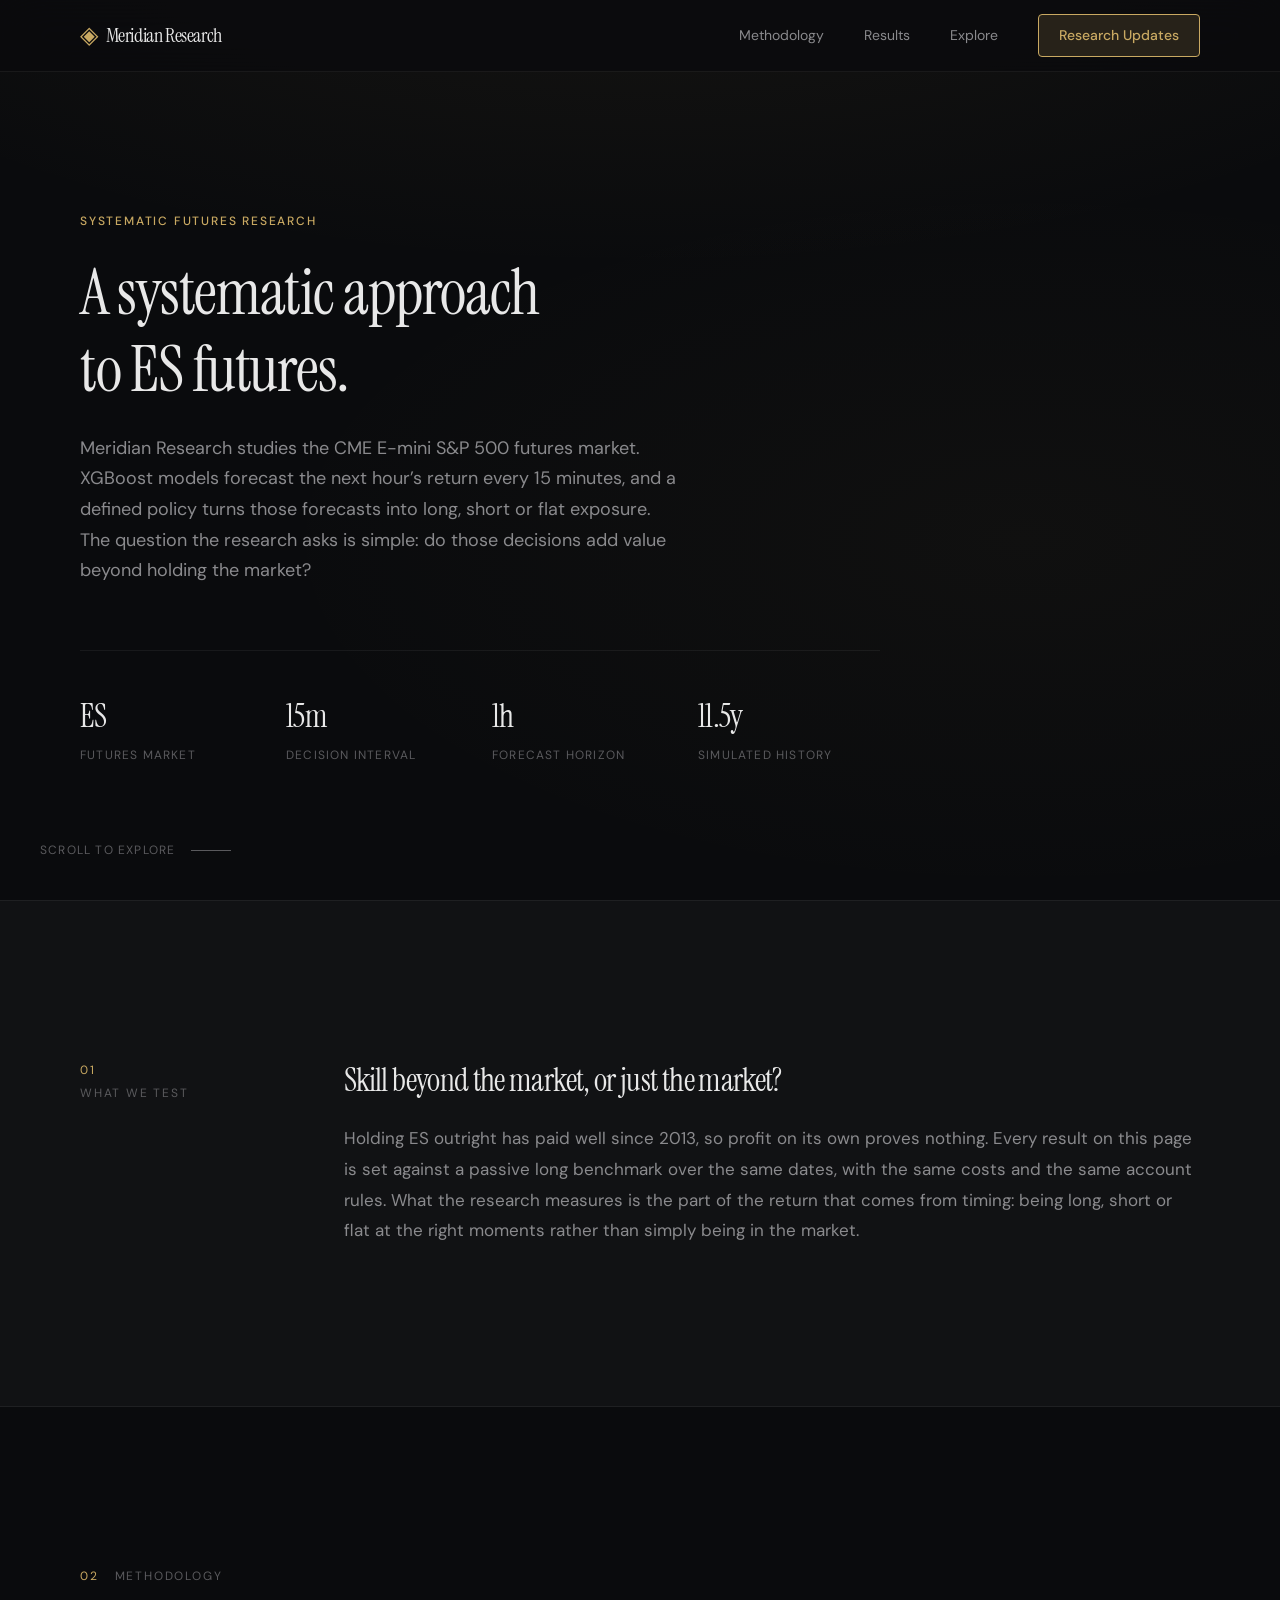
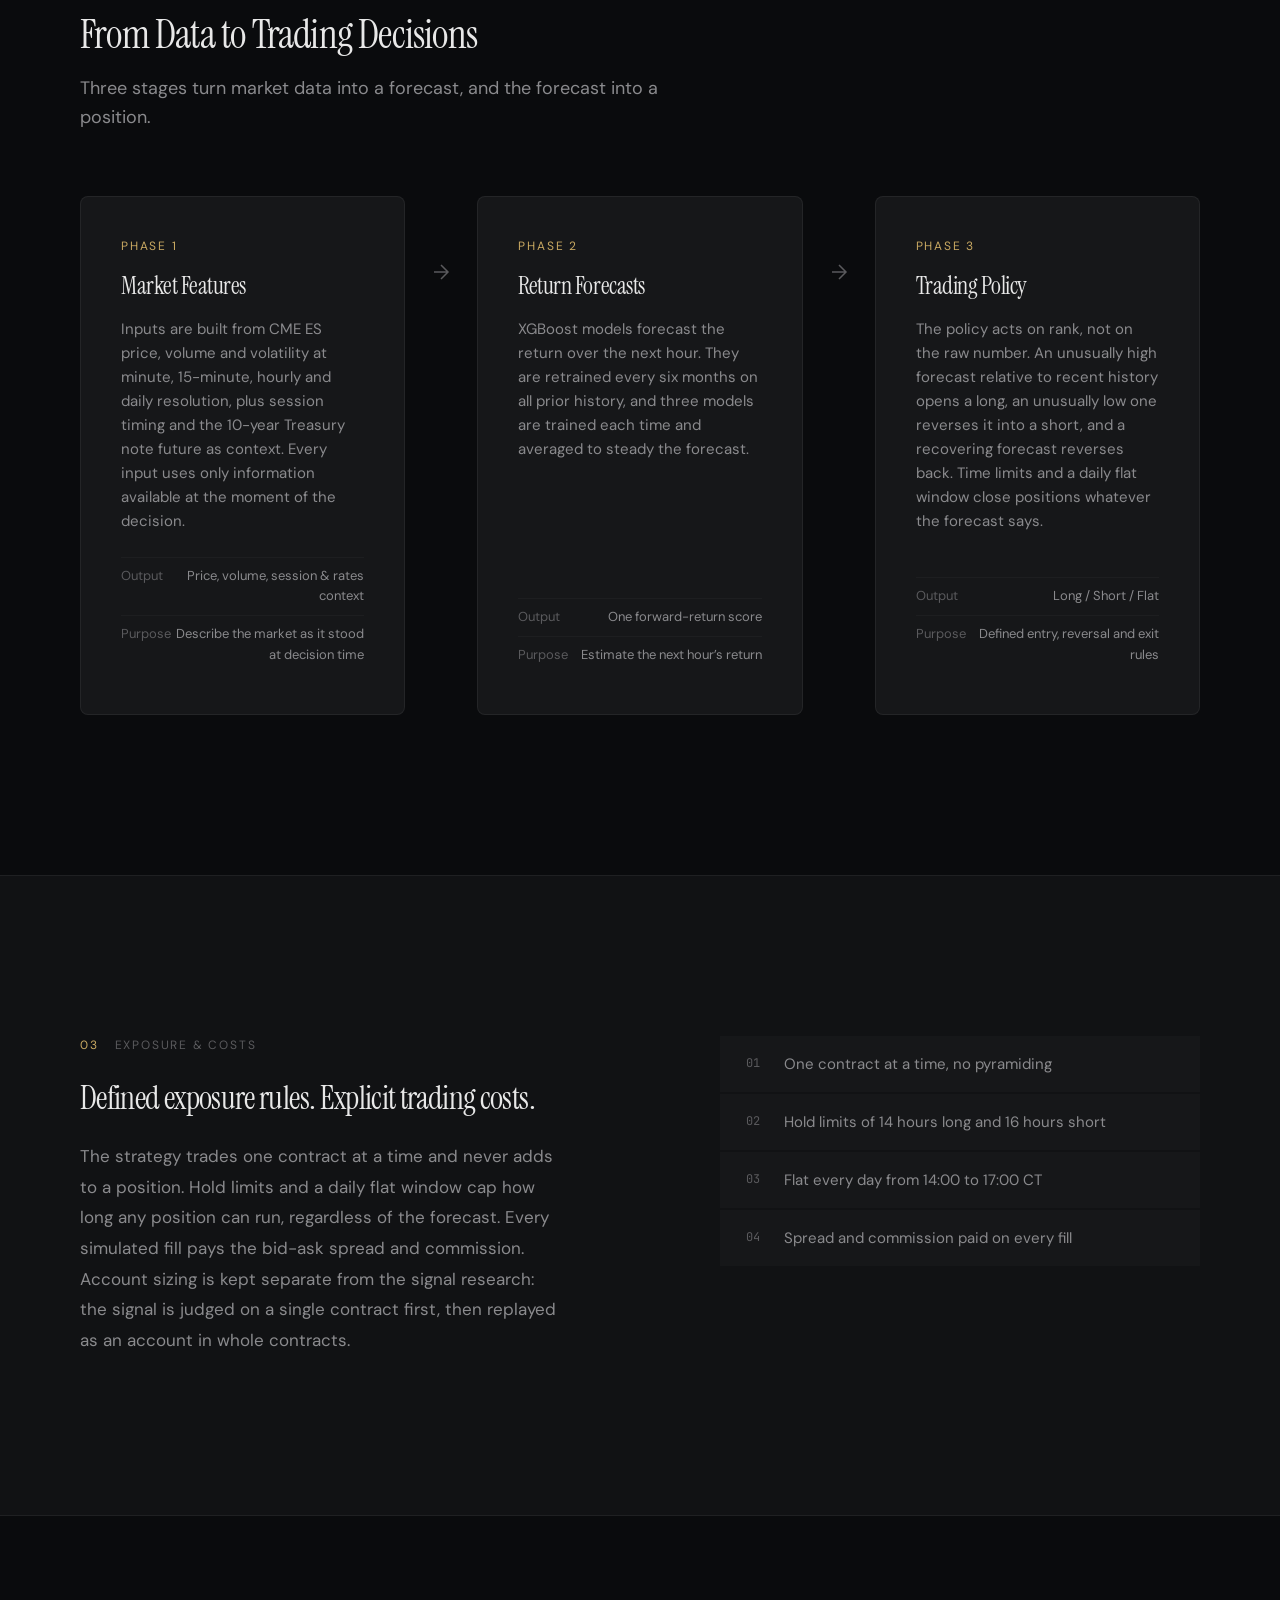
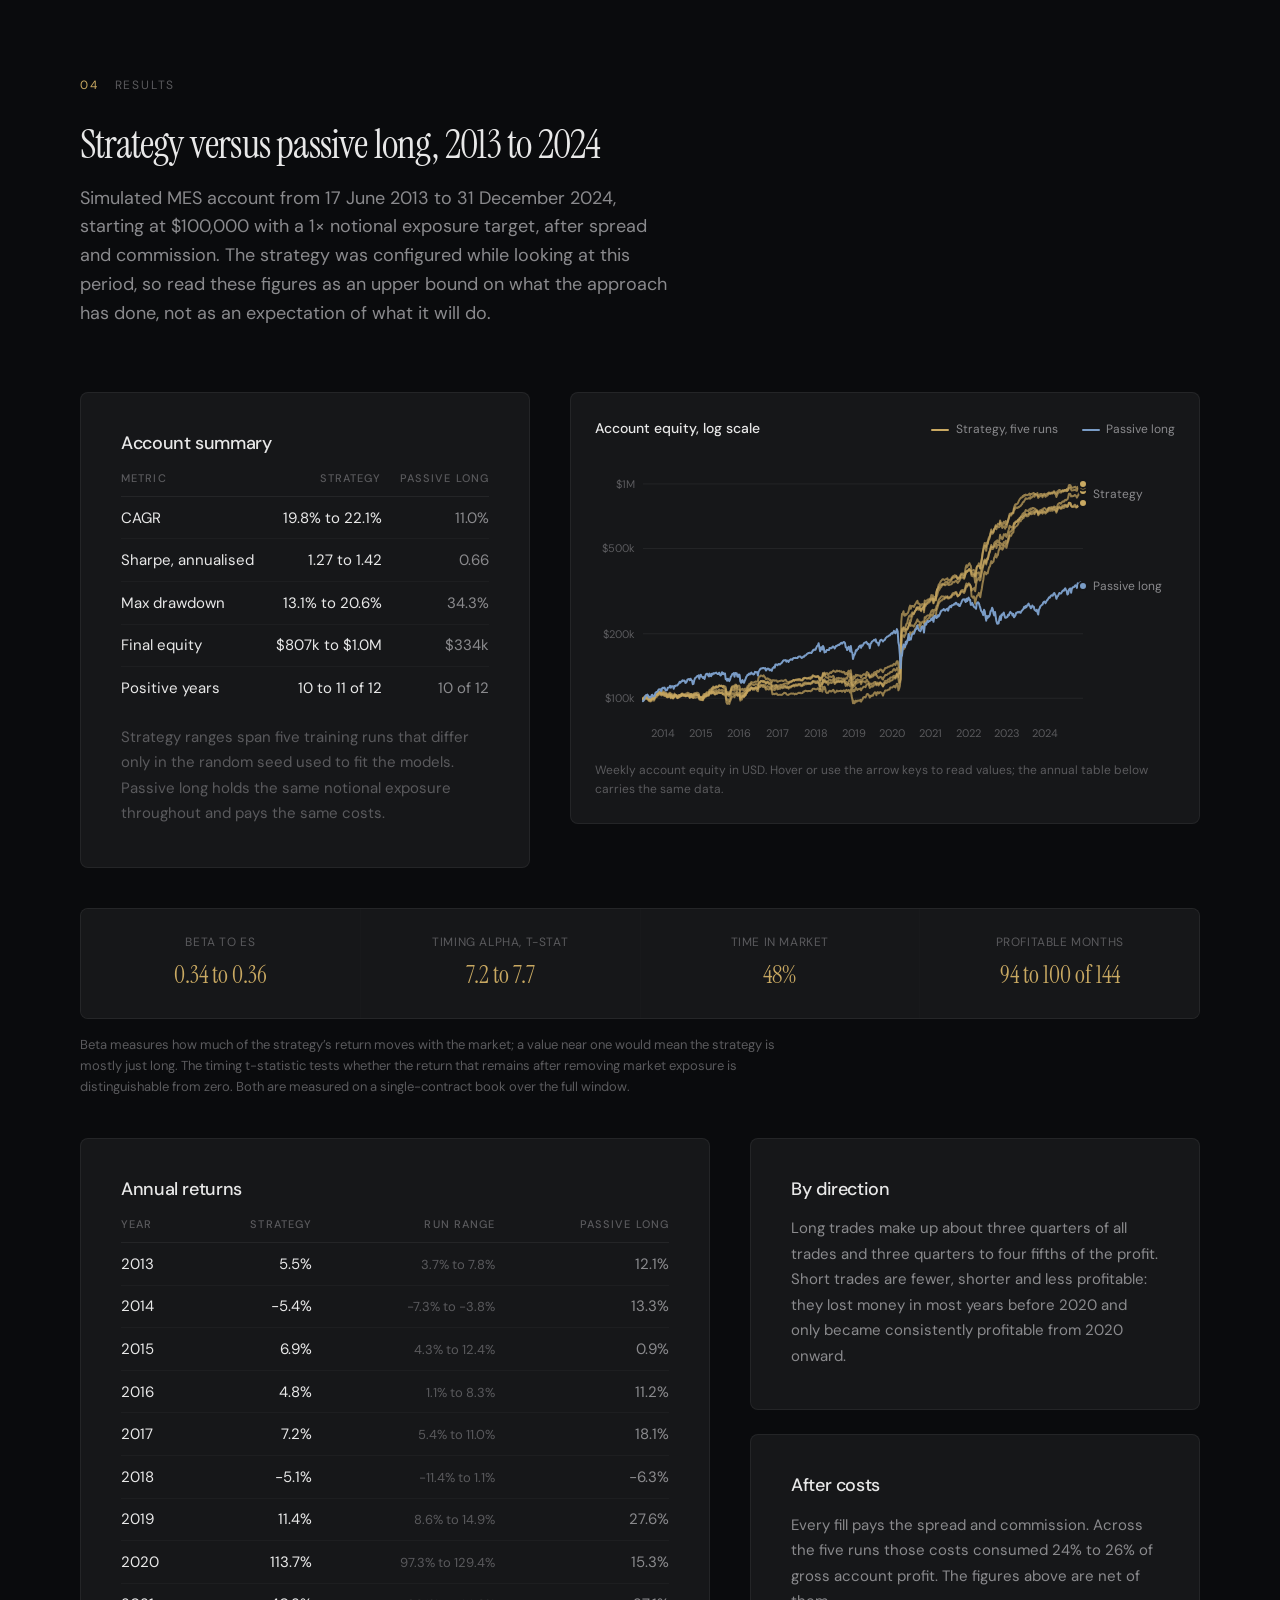
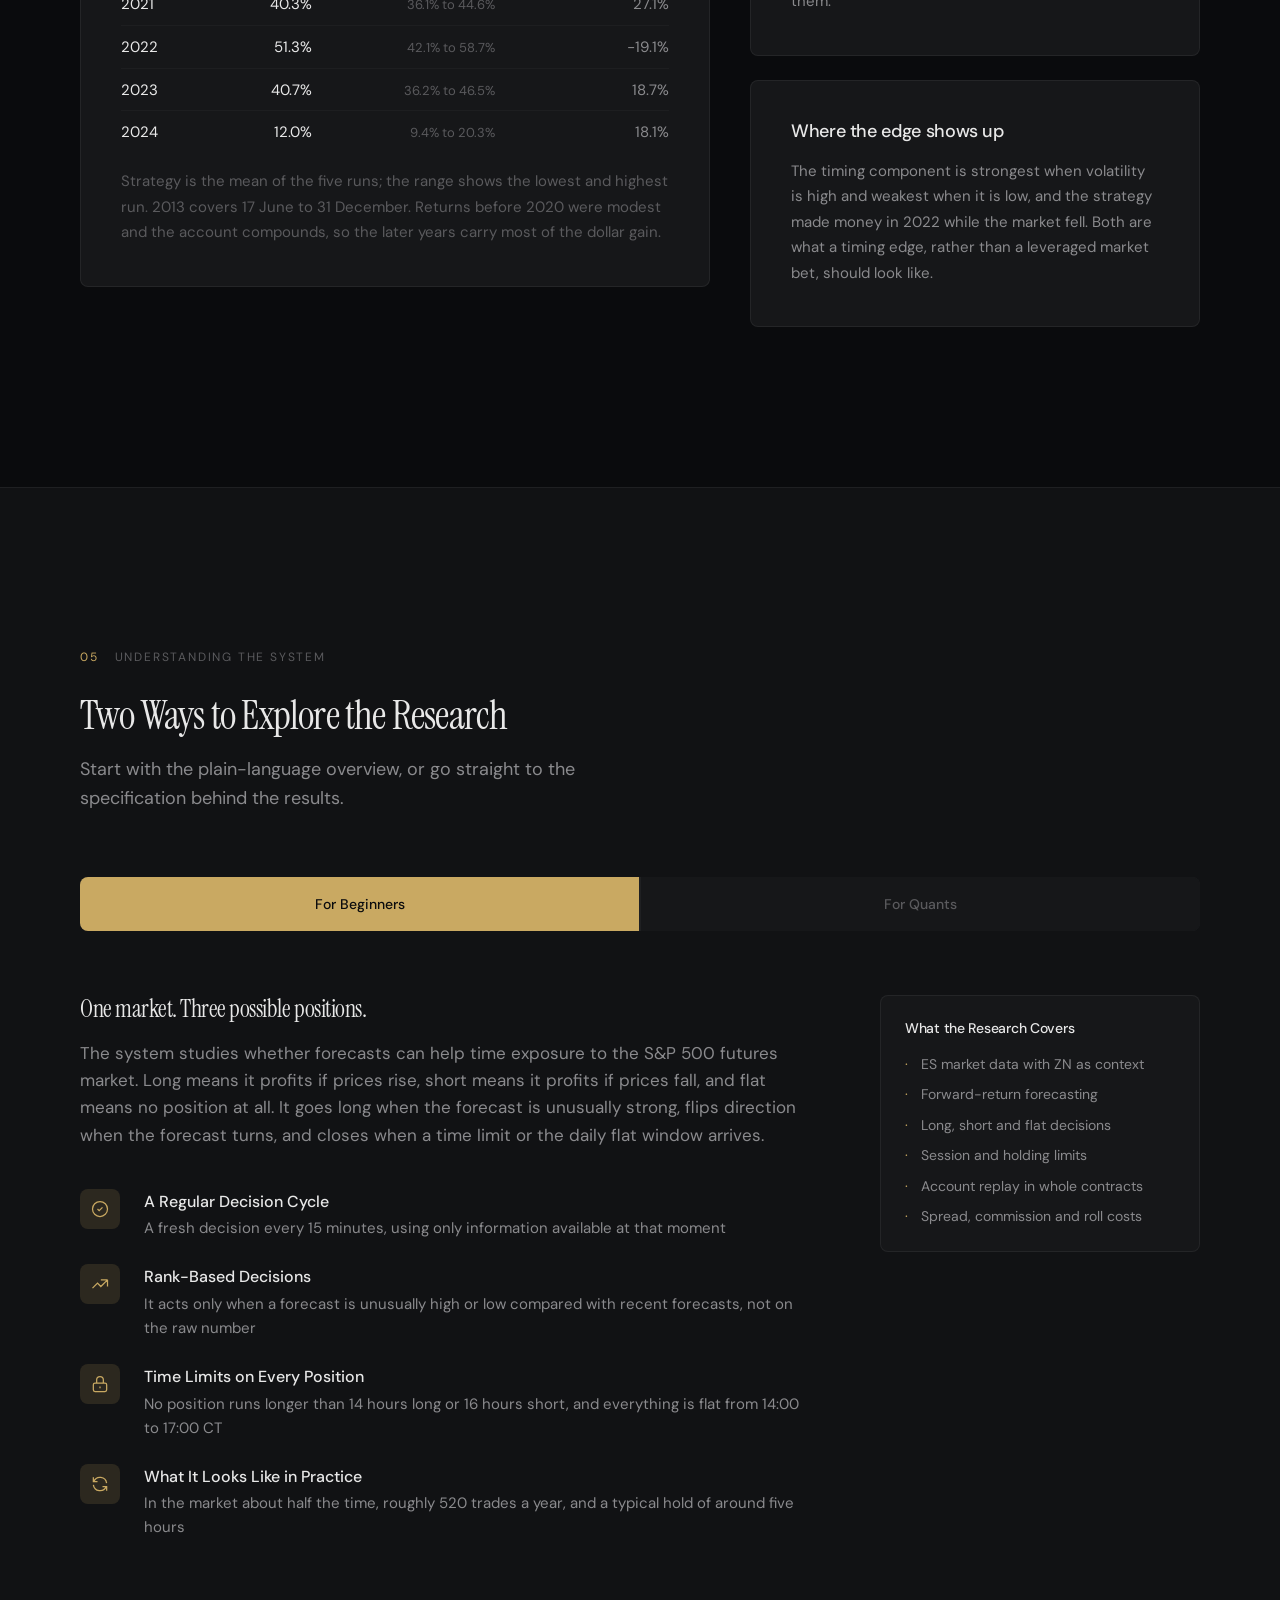
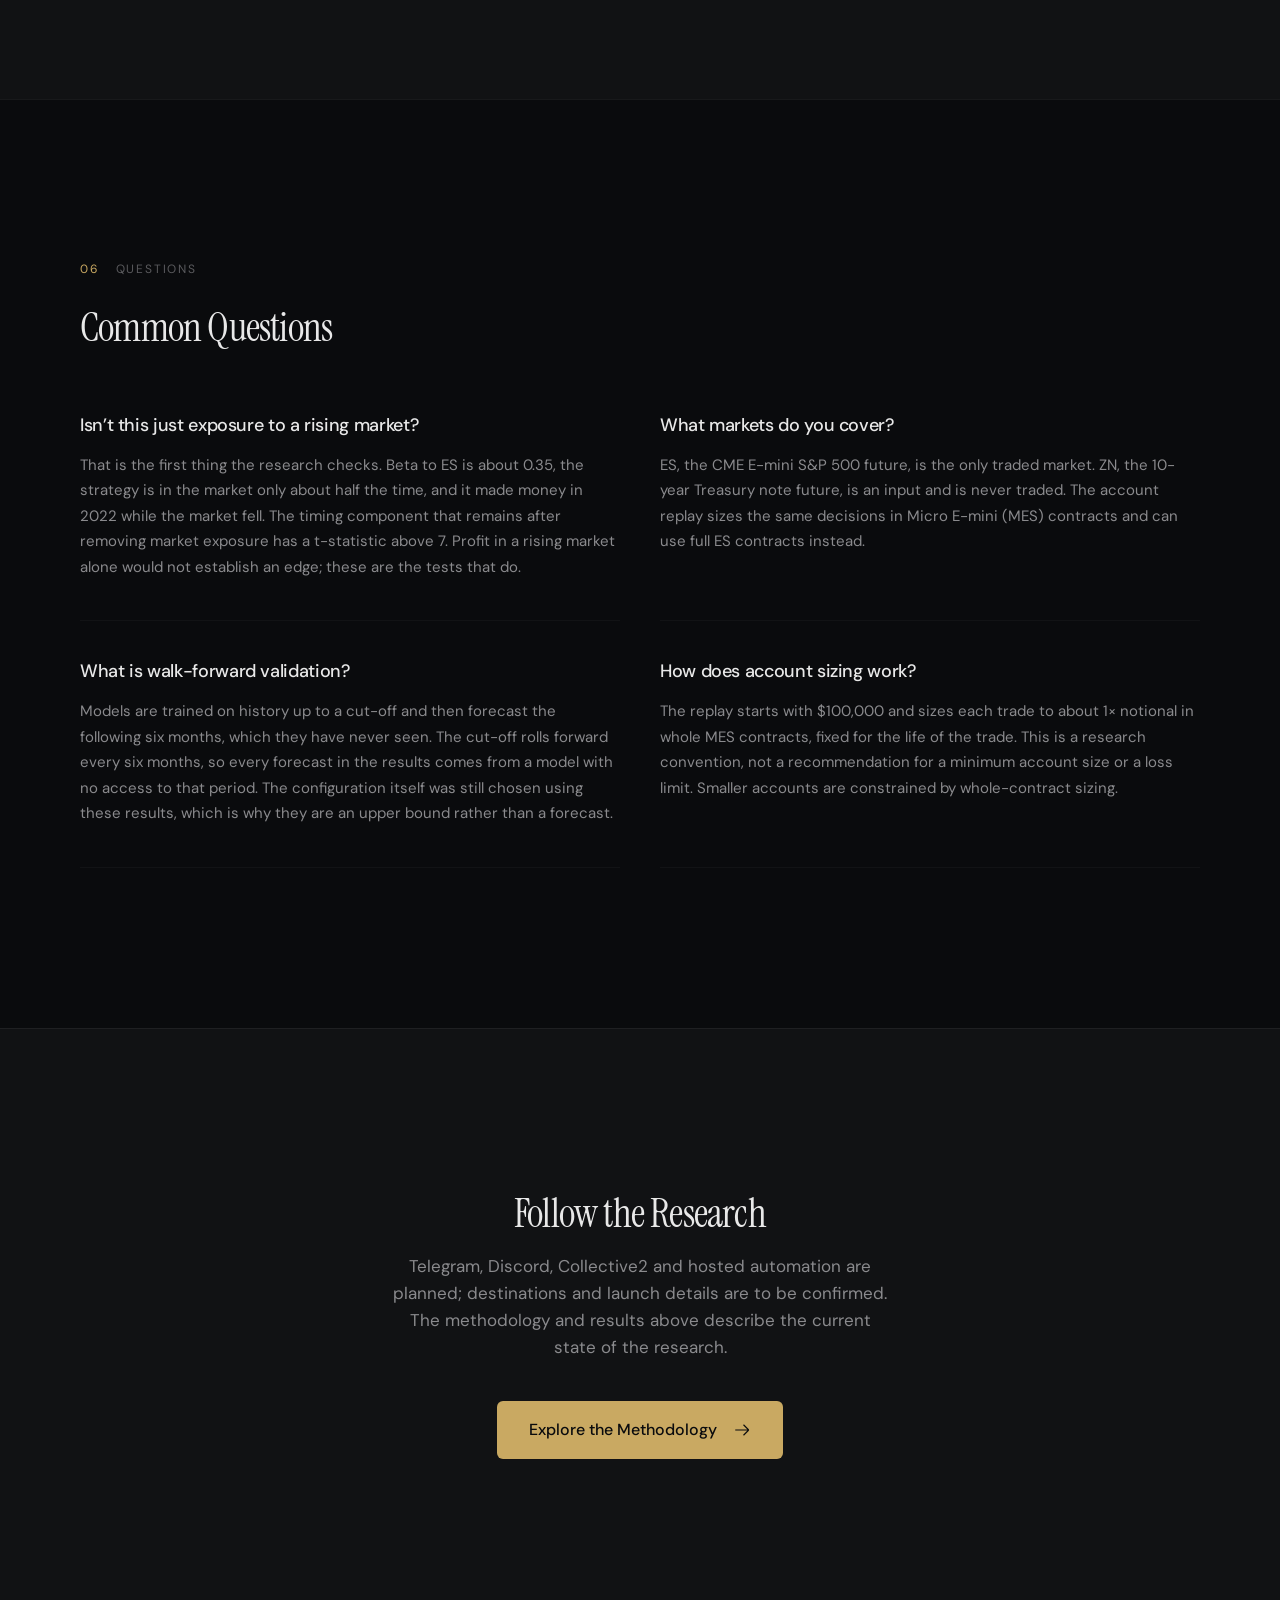
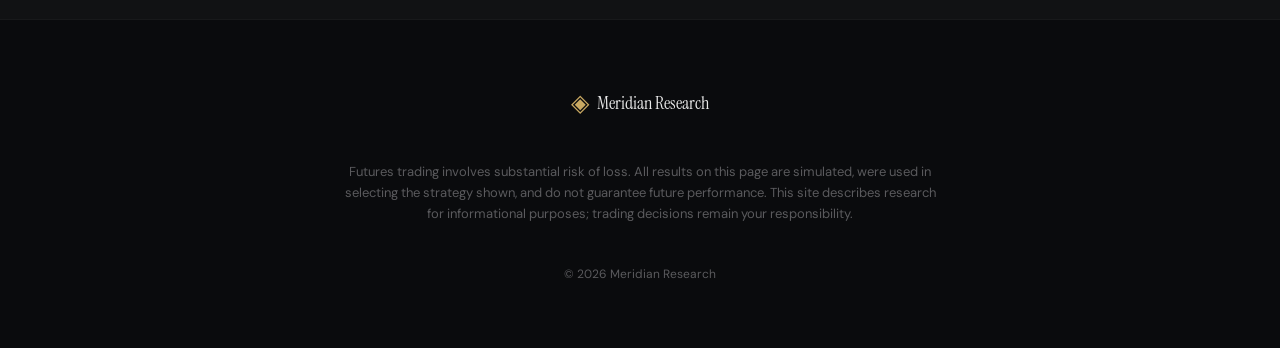
<file: index.html>
<!DOCTYPE html>
<html lang="en">
<head>
    <meta charset="UTF-8">
    <meta name="viewport" content="width=device-width, initial-scale=1.0">
    <meta name="description" content="Systematic research on CME E-mini S&P 500 futures: XGBoost return forecasts every 15 minutes, a long, short or flat trading policy, and simulated results compared with passive long exposure.">
    <title>Meridian Research — Systematic ES Futures Research</title>

    <!-- Favicon -->
    <link rel="icon" type="image/svg+xml" href="assets/favicon.svg">

    <!-- Open Graph -->
    <meta property="og:title" content="Meridian Research — Systematic ES Futures Research">
    <meta property="og:description" content="ES futures research with 15-minute decisions, XGBoost return forecasts and a long, short or flat policy, measured against passive long exposure.">
    <meta property="og:type" content="website">
    <meta name="twitter:card" content="summary">

    <!-- Fonts -->
    <link rel="preconnect" href="https://fonts.googleapis.com">
    <link rel="preconnect" href="https://fonts.gstatic.com" crossorigin>
    <link href="https://fonts.googleapis.com/css2?family=Instrument+Serif:ital@0;1&family=DM+Sans:opsz,wght@9..40,300;9..40,400;9..40,500&family=JetBrains+Mono:wght@400;500&display=swap" rel="stylesheet">

    <link rel="stylesheet" href="css/style.css">
</head>
<body>
    <!-- Navigation -->
    <nav class="nav">
        <div class="nav-container">
            <a href="#" class="nav-logo">
                <span class="logo-mark">◈</span>
                <span class="logo-text">Meridian Research</span>
            </a>
            <div class="nav-links">
                <a href="#methodology">Methodology</a>
                <a href="#results">Results</a>
                <a href="#approach">Explore</a>
                <a href="#contact" class="nav-cta">Research Updates</a>
            </div>
            <button class="nav-toggle" aria-label="Toggle menu">
                <span></span>
                <span></span>
            </button>
        </div>
    </nav>

    <!-- Mobile Menu -->
    <div class="mobile-menu">
        <a href="#methodology">Methodology</a>
        <a href="#results">Results</a>
        <a href="#approach">Explore</a>
        <a href="#contact">Research Updates</a>
    </div>

    <!-- Hero Section -->
    <header class="hero">
        <div class="hero-bg"></div>
        <div class="container">
            <div class="hero-content">
                <p class="hero-eyebrow">Systematic Futures Research</p>
                <h1 class="hero-title">A systematic approach<br>to ES futures.</h1>
                <p class="hero-subtitle">Meridian Research studies the CME E-mini S&amp;P 500 futures market. XGBoost models forecast the next hour&rsquo;s return every 15 minutes, and a defined policy turns those forecasts into long, short or flat exposure. The question the research asks is simple: do those decisions add value beyond holding the market?</p>
                <div class="hero-stats">
                    <div class="stat">
                        <span class="stat-value">ES</span>
                        <span class="stat-label">Futures Market</span>
                    </div>
                    <div class="stat">
                        <span class="stat-value">15m</span>
                        <span class="stat-label">Decision Interval</span>
                    </div>
                    <div class="stat">
                        <span class="stat-value">1h</span>
                        <span class="stat-label">Forecast Horizon</span>
                    </div>
                    <div class="stat">
                        <span class="stat-value">11.5y</span>
                        <span class="stat-label">Simulated History</span>
                    </div>
                </div>
            </div>
        </div>
        <div class="hero-scroll">
            <span>Scroll to explore</span>
            <div class="scroll-line"></div>
        </div>
    </header>

    <!-- Introduction -->
    <section class="intro">
        <div class="container">
            <div class="intro-grid">
                <div class="intro-label">
                    <span>01</span>
                    <span>What We Test</span>
                </div>
                <div class="intro-content">
                    <h2>Skill beyond the market, or just the market?</h2>
                    <p>Holding ES outright has paid well since 2013, so profit on its own proves nothing. Every result on this page is set against a passive long benchmark over the same dates, with the same costs and the same account rules. What the research measures is the part of the return that comes from timing: being long, short or flat at the right moments rather than simply being in the market.</p>
                </div>
            </div>
        </div>
    </section>

    <!-- Methodology Section -->
    <section id="methodology" class="methodology">
        <div class="container">
            <div class="section-header">
                <div class="section-label">
                    <span>02</span>
                    <span>Methodology</span>
                </div>
                <h2 class="section-title">From Data to Trading Decisions</h2>
                <p class="section-desc">Three stages turn market data into a forecast, and the forecast into a position.</p>
            </div>

            <div class="pipeline">
                <div class="pipeline-phase">
                    <div class="phase-number">Phase 1</div>
                    <h3 class="phase-title">Market Features</h3>
                    <p class="phase-desc">Inputs are built from CME ES price, volume and volatility at minute, 15-minute, hourly and daily resolution, plus session timing and the 10-year Treasury note future as context. Every input uses only information available at the moment of the decision.</p>
                    <div class="phase-detail">
                        <span class="detail-label">Output</span>
                        <span class="detail-value">Price, volume, session &amp; rates context</span>
                    </div>
                    <div class="phase-detail">
                        <span class="detail-label">Purpose</span>
                        <span class="detail-value">Describe the market as it stood at decision time</span>
                    </div>
                </div>

                <div class="pipeline-connector">
                    <svg viewBox="0 0 24 24" fill="none" stroke="currentColor" stroke-width="1.5">
                        <path d="M5 12h14M12 5l7 7-7 7"/>
                    </svg>
                </div>

                <div class="pipeline-phase">
                    <div class="phase-number">Phase 2</div>
                    <h3 class="phase-title">Return Forecasts</h3>
                    <p class="phase-desc">XGBoost models forecast the return over the next hour. They are retrained every six months on all prior history, and three models are trained each time and averaged to steady the forecast.</p>
                    <div class="phase-detail">
                        <span class="detail-label">Output</span>
                        <span class="detail-value">One forward-return score</span>
                    </div>
                    <div class="phase-detail">
                        <span class="detail-label">Purpose</span>
                        <span class="detail-value">Estimate the next hour&rsquo;s return</span>
                    </div>
                </div>

                <div class="pipeline-connector">
                    <svg viewBox="0 0 24 24" fill="none" stroke="currentColor" stroke-width="1.5">
                        <path d="M5 12h14M12 5l7 7-7 7"/>
                    </svg>
                </div>

                <div class="pipeline-phase">
                    <div class="phase-number">Phase 3</div>
                    <h3 class="phase-title">Trading Policy</h3>
                    <p class="phase-desc">The policy acts on rank, not on the raw number. An unusually high forecast relative to recent history opens a long, an unusually low one reverses it into a short, and a recovering forecast reverses back. Time limits and a daily flat window close positions whatever the forecast says.</p>
                    <div class="phase-detail">
                        <span class="detail-label">Output</span>
                        <span class="detail-value">Long / Short / Flat</span>
                    </div>
                    <div class="phase-detail">
                        <span class="detail-label">Purpose</span>
                        <span class="detail-value">Defined entry, reversal and exit rules</span>
                    </div>
                </div>
            </div>
        </div>
    </section>

    <!-- Exposure & Costs -->
    <section class="risk">
        <div class="container">
            <div class="risk-grid">
                <div class="risk-content">
                    <div class="section-label">
                        <span>03</span>
                        <span>Exposure &amp; Costs</span>
                    </div>
                    <h2>Defined exposure rules. Explicit trading costs.</h2>
                    <p>The strategy trades one contract at a time and never adds to a position. Hold limits and a daily flat window cap how long any position can run, regardless of the forecast. Every simulated fill pays the bid-ask spread and commission. Account sizing is kept separate from the signal research: the signal is judged on a single contract first, then replayed as an account in whole contracts.</p>
                </div>
                <div class="risk-layers">
                    <div class="layer">
                        <span class="layer-num">01</span>
                        <span class="layer-name">One contract at a time, no pyramiding</span>
                    </div>
                    <div class="layer">
                        <span class="layer-num">02</span>
                        <span class="layer-name">Hold limits of 14 hours long and 16 hours short</span>
                    </div>
                    <div class="layer">
                        <span class="layer-num">03</span>
                        <span class="layer-name">Flat every day from 14:00 to 17:00 CT</span>
                    </div>
                    <div class="layer">
                        <span class="layer-num">04</span>
                        <span class="layer-name">Spread and commission paid on every fill</span>
                    </div>
                </div>
            </div>
        </div>
    </section>

    <!-- Results -->
    <section id="results" class="results">
        <div class="container">
            <div class="section-header">
                <div class="section-label">
                    <span>04</span>
                    <span>Results</span>
                </div>
                <h2 class="section-title">Strategy versus passive long, 2013 to 2024</h2>
                <p class="section-desc">Simulated MES account from 17 June 2013 to 31 December 2024, starting at $100,000 with a 1&times; notional exposure target, after spread and commission. The strategy was configured while looking at this period, so read these figures as an upper bound on what the approach has done, not as an expectation of what it will do.</p>
            </div>

            <!-- Source: artifacts/shipped/5-seed/*/account/summary.json; account.v3; development stage; five runs. -->
            <!-- CAGR over calendar time; Sharpe from UTC daily returns annualised by sqrt(252); close-to-close drawdown. -->
            <div class="results-grid">
                <div class="results-card">
                    <h4>Account summary</h4>
                    <table class="results-table">
                        <thead>
                            <tr>
                                <th>Metric</th>
                                <th>Strategy</th>
                                <th>Passive long</th>
                            </tr>
                        </thead>
                        <tbody>
                            <tr>
                                <td>CAGR</td>
                                <td class="lead">19.8% to 22.1%</td>
                                <td>11.0%</td>
                            </tr>
                            <tr>
                                <td>Sharpe, annualised</td>
                                <td class="lead">1.27 to 1.42</td>
                                <td>0.66</td>
                            </tr>
                            <tr>
                                <td>Max drawdown</td>
                                <td class="lead">13.1% to 20.6%</td>
                                <td>34.3%</td>
                            </tr>
                            <tr>
                                <td>Final equity</td>
                                <td class="lead">$807k to $1.0M</td>
                                <td>$334k</td>
                            </tr>
                            <tr>
                                <td>Positive years</td>
                                <td class="lead">10 to 11 of 12</td>
                                <td>10 of 12</td>
                            </tr>
                        </tbody>
                    </table>
                    <p class="results-note">Strategy ranges span five training runs that differ only in the random seed used to fit the models. Passive long holds the same notional exposure throughout and pays the same costs.</p>
                </div>

                <div class="chart-card">
                    <div class="chart-head">
                        <span class="chart-title">Account equity, log scale</span>
                        <div class="chart-legend">
                            <span><span class="legend-key strategy"></span>Strategy, five runs</span>
                            <span><span class="legend-key passive"></span>Passive long</span>
                        </div>
                    </div>
                    <div id="equity-chart" class="chart-plot" tabindex="0" aria-describedby="chart-note"></div>
                    <p id="chart-note" class="chart-note">Weekly account equity in USD. Hover or use the arrow keys to read values; the annual table below carries the same data.</p>
                </div>
            </div>

            <!-- Source: artifacts/shipped/5-seed/*/backtest/attribution.json (full window) and backtest/activity.txt; unit ES book. -->
            <div class="metrics-preview">
                <div class="metric">
                    <span class="metric-label">Beta to ES</span>
                    <span class="metric-value">0.34 to 0.36</span>
                </div>
                <div class="metric">
                    <span class="metric-label">Timing alpha, t-stat</span>
                    <span class="metric-value">7.2 to 7.7</span>
                </div>
                <div class="metric">
                    <span class="metric-label">Time in market</span>
                    <span class="metric-value">48%</span>
                </div>
                <div class="metric">
                    <span class="metric-label">Profitable months</span>
                    <span class="metric-value">94 to 100 of 144</span>
                </div>
            </div>
            <p class="metrics-caption">Beta measures how much of the strategy&rsquo;s return moves with the market; a value near one would mean the strategy is mostly just long. The timing t-statistic tests whether the return that remains after removing market exposure is distinguishable from zero. Both are measured on a single-contract book over the full window.</p>

            <div class="results-grid annual">
                <div class="results-card">
                    <h4>Annual returns</h4>
                    <table class="results-table">
                        <thead>
                            <tr>
                                <th>Year</th>
                                <th>Strategy</th>
                                <th>Run range</th>
                                <th>Passive long</th>
                            </tr>
                        </thead>
                        <tbody>
                            <tr><td>2013</td><td class="lead">5.5%</td><td class="muted">3.7% to 7.8%</td><td>12.1%</td></tr>
                            <tr><td>2014</td><td class="lead">&minus;5.4%</td><td class="muted">&minus;7.3% to &minus;3.8%</td><td>13.3%</td></tr>
                            <tr><td>2015</td><td class="lead">6.9%</td><td class="muted">4.3% to 12.4%</td><td>0.9%</td></tr>
                            <tr><td>2016</td><td class="lead">4.8%</td><td class="muted">1.1% to 8.3%</td><td>11.2%</td></tr>
                            <tr><td>2017</td><td class="lead">7.2%</td><td class="muted">5.4% to 11.0%</td><td>18.1%</td></tr>
                            <tr><td>2018</td><td class="lead">&minus;5.1%</td><td class="muted">&minus;11.4% to 1.1%</td><td>&minus;6.3%</td></tr>
                            <tr><td>2019</td><td class="lead">11.4%</td><td class="muted">8.6% to 14.9%</td><td>27.6%</td></tr>
                            <tr><td>2020</td><td class="lead">113.7%</td><td class="muted">97.3% to 129.4%</td><td>15.3%</td></tr>
                            <tr><td>2021</td><td class="lead">40.3%</td><td class="muted">36.1% to 44.6%</td><td>27.1%</td></tr>
                            <tr><td>2022</td><td class="lead">51.3%</td><td class="muted">42.1% to 58.7%</td><td>&minus;19.1%</td></tr>
                            <tr><td>2023</td><td class="lead">40.7%</td><td class="muted">36.2% to 46.5%</td><td>18.7%</td></tr>
                            <tr><td>2024</td><td class="lead">12.0%</td><td class="muted">9.4% to 20.3%</td><td>18.1%</td></tr>
                        </tbody>
                    </table>
                    <p class="results-note">Strategy is the mean of the five runs; the range shows the lowest and highest run. 2013 covers 17 June to 31 December. Returns before 2020 were modest and the account compounds, so the later years carry most of the dollar gain.</p>
                </div>

                <div>
                    <div class="results-card">
                        <h4>By direction</h4>
                        <p>Long trades make up about three quarters of all trades and three quarters to four fifths of the profit. Short trades are fewer, shorter and less profitable: they lost money in most years before 2020 and only became consistently profitable from 2020 onward.</p>
                    </div>
                    <div class="results-card" style="margin-top: var(--space-md);">
                        <h4>After costs</h4>
                        <p>Every fill pays the spread and commission. Across the five runs those costs consumed 24% to 26% of gross account profit. The figures above are net of them.</p>
                    </div>
                    <div class="results-card" style="margin-top: var(--space-md);">
                        <h4>Where the edge shows up</h4>
                        <p>The timing component is strongest when volatility is high and weakest when it is low, and the strategy made money in 2022 while the market fell. Both are what a timing edge, rather than a leveraged market bet, should look like.</p>
                    </div>
                </div>
            </div>
        </div>
    </section>

    <!-- Approach Tabs: Beginner / Advanced -->
    <section id="approach" class="approach">
        <div class="container">
            <div class="section-header">
                <div class="section-label">
                    <span>05</span>
                    <span>Understanding the System</span>
                </div>
                <h2 class="section-title">Two Ways to Explore the Research</h2>
                <p class="section-desc">Start with the plain-language overview, or go straight to the specification behind the results.</p>
            </div>

            <div class="approach-tabs">
                <button class="tab-btn active" data-tab="beginner">For Beginners</button>
                <button class="tab-btn" data-tab="advanced">For Quants</button>
            </div>

            <div class="approach-content">
                <!-- Beginner Content -->
                <div class="tab-content active" id="beginner">
                    <div class="approach-grid">
                        <div class="approach-main">
                            <h3>One market. Three possible positions.</h3>
                            <p>The system studies whether forecasts can help time exposure to the S&amp;P 500 futures market. Long means it profits if prices rise, short means it profits if prices fall, and flat means no position at all. It goes long when the forecast is unusually strong, flips direction when the forecast turns, and closes when a time limit or the daily flat window arrives.</p>

                            <div class="benefit-list">
                                <div class="benefit">
                                    <div class="benefit-icon">
                                        <svg viewBox="0 0 24 24" fill="none" stroke="currentColor" stroke-width="1.5">
                                            <path d="M9 12l2 2 4-4m6 2a9 9 0 11-18 0 9 9 0 0118 0z"/>
                                        </svg>
                                    </div>
                                    <div class="benefit-text">
                                        <strong>A Regular Decision Cycle</strong>
                                        <span>A fresh decision every 15 minutes, using only information available at that moment</span>
                                    </div>
                                </div>
                                <div class="benefit">
                                    <div class="benefit-icon">
                                        <svg viewBox="0 0 24 24" fill="none" stroke="currentColor" stroke-width="1.5">
                                            <path d="M13 7h8m0 0v8m0-8l-8 8-4-4-6 6"/>
                                        </svg>
                                    </div>
                                    <div class="benefit-text">
                                        <strong>Rank-Based Decisions</strong>
                                        <span>It acts only when a forecast is unusually high or low compared with recent forecasts, not on the raw number</span>
                                    </div>
                                </div>
                                <div class="benefit">
                                    <div class="benefit-icon">
                                        <svg viewBox="0 0 24 24" fill="none" stroke="currentColor" stroke-width="1.5">
                                            <path d="M12 15v2m-6 4h12a2 2 0 002-2v-6a2 2 0 00-2-2H6a2 2 0 00-2 2v6a2 2 0 002 2zm10-10V7a4 4 0 00-8 0v4h8z"/>
                                        </svg>
                                    </div>
                                    <div class="benefit-text">
                                        <strong>Time Limits on Every Position</strong>
                                        <span>No position runs longer than 14 hours long or 16 hours short, and everything is flat from 14:00 to 17:00 CT</span>
                                    </div>
                                </div>
                                <div class="benefit">
                                    <div class="benefit-icon">
                                        <svg viewBox="0 0 24 24" fill="none" stroke="currentColor" stroke-width="1.5">
                                            <path d="M4 4v5h.582m15.356 2A8.001 8.001 0 004.582 9m0 0H9m11 11v-5h-.581m0 0a8.003 8.003 0 01-15.357-2m15.357 2H15"/>
                                        </svg>
                                    </div>
                                    <div class="benefit-text">
                                        <strong>What It Looks Like in Practice</strong>
                                        <span>In the market about half the time, roughly 520 trades a year, and a typical hold of around five hours</span>
                                    </div>
                                </div>
                            </div>
                        </div>
                        <div class="approach-aside">
                            <div class="aside-card">
                                <h4>What the Research Covers</h4>
                                <ul>
                                    <li>ES market data with ZN as context</li>
                                    <li>Forward-return forecasting</li>
                                    <li>Long, short and flat decisions</li>
                                    <li>Session and holding limits</li>
                                    <li>Account replay in whole contracts</li>
                                    <li>Spread, commission and roll costs</li>
                                </ul>
                            </div>
                        </div>
                    </div>
                </div>

                <!-- Advanced Content -->
                <div class="tab-content" id="advanced">
                    <div class="approach-grid">
                        <div class="approach-main">
                            <h3>Specification.</h3>
                            <p>The current configuration: a selected feature subset, a three-member XGBoost ensemble and a rank-based reversal policy, evaluated walk-forward with purge and embargo. These are the parameters that produce the results above.</p>

                            <div class="tech-specs">
                                <div class="spec-group">
                                    <h4>Data &amp; Target</h4>
                                    <div class="spec-items">
                                        <div class="spec">
                                            <code>Data</code>
                                            <span>CME ES and ZN minute bars via Databento, aggregated to 15-minute, hourly and daily bars</span>
                                        </div>
                                        <div class="spec">
                                            <code>Price Basis</code>
                                            <span>Roll-adjusted continuous series for features and labels; raw active-contract prices for fills</span>
                                        </div>
                                        <div class="spec">
                                            <code>Target</code>
                                            <span>Forward log return over four 15-minute steps, one hour</span>
                                        </div>
                                        <div class="spec">
                                            <code>Features</code>
                                            <span>29 inputs selected from a larger registry: ATR-scaled returns from 15 minutes to 24 hours, price location within session and hourly ranges, realised-volatility and volume ratios, RSI and EMA spreads, session clock, and ES&ndash;ZN correlation and divergence</span>
                                        </div>
                                    </div>
                                </div>

                                <div class="spec-group">
                                    <h4>Model &amp; Validation</h4>
                                    <div class="spec-items">
                                        <div class="spec">
                                            <code>XGBoost</code>
                                            <span>Three regressors averaged; pseudo-Huber objective; depth 8; learning rate 0.008; row and column subsampling</span>
                                        </div>
                                        <div class="spec">
                                            <code>Early Stopping</code>
                                            <span>Boosting rounds chosen on the six months before each forecast window</span>
                                        </div>
                                        <div class="spec">
                                            <code>Walk-Forward</code>
                                            <span>Expanding window; 24 six-month folds from 2013 to 2024; one-day embargo; purge where labels cross a boundary</span>
                                        </div>
                                        <div class="spec">
                                            <code>Skill</code>
                                            <span>Mean out-of-sample rank correlation 0.056, positive in 24 of 24 folds; directional hit rate 51% to 54% per fold</span>
                                        </div>
                                    </div>
                                </div>

                                <div class="spec-group">
                                    <h4>Policy</h4>
                                    <div class="spec-items">
                                        <div class="spec">
                                            <code>Long Entry</code>
                                            <span>From flat, when the score exceeds the 70th percentile of the prior 96,000 scores, about four years</span>
                                        </div>
                                        <div class="spec">
                                            <code>Reversals</code>
                                            <span>A long falling below the 10th percentile closes straight into a short; a short rising above the 80th percentile of its own 18,000-score window closes straight into a long</span>
                                        </div>
                                        <div class="spec">
                                            <code>Limits</code>
                                            <span>Maximum hold 14 hours long and 16 hours short; flat 14:00 to 17:00 CT; invalid inputs and limits close to flat without reversing</span>
                                        </div>
                                    </div>
                                </div>

                                <div class="spec-group">
                                    <h4>Execution &amp; Account</h4>
                                    <div class="spec-items">
                                        <div class="spec">
                                            <code>Fills</code>
                                            <span>Next raw minute open of the active contract; 0.125 points spread cost plus $2.50 commission per side on ES; a roll is booked as two fills</span>
                                        </div>
                                        <div class="spec">
                                            <code>Account</code>
                                            <span>$100,000 in whole MES contracts sized to 1&times; notional at entry and held fixed for the trade; $0.75 commission per side</span>
                                        </div>
                                        <div class="spec">
                                            <code>Costs</code>
                                            <span>Spread and commission consumed 24% to 26% of gross account profit across the five runs</span>
                                        </div>
                                    </div>
                                </div>
                            </div>
                        </div>
                        <div class="approach-aside">
                            <div class="aside-card dark">
                                <h4>Temporal Integrity</h4>
                                <table class="spec-table">
                                    <tr>
                                        <td>Features</td>
                                        <td>Available at decision</td>
                                    </tr>
                                    <tr>
                                        <td>Split boundaries</td>
                                        <td>Purge &amp; embargo</td>
                                    </tr>
                                    <tr>
                                        <td>Percentiles</td>
                                        <td>Prior scores only</td>
                                    </tr>
                                    <tr>
                                        <td>Retraining</td>
                                        <td>Prior history only</td>
                                    </tr>
                                </table>
                            </div>
                            <div class="aside-card dark">
                                <h4>Attribution, Unit Book</h4>
                                <table class="spec-table">
                                    <tr>
                                        <td>Beta to ES</td>
                                        <td>0.34 to 0.36</td>
                                    </tr>
                                    <tr>
                                        <td>Alpha t-stat</td>
                                        <td>7.1 to 7.6</td>
                                    </tr>
                                    <tr>
                                        <td>Timing t, low vol</td>
                                        <td>2.2 to 2.9</td>
                                    </tr>
                                    <tr>
                                        <td>Timing t, mid vol</td>
                                        <td>2.6 to 3.9</td>
                                    </tr>
                                    <tr>
                                        <td>Timing t, high vol</td>
                                        <td>5.6 to 6.6</td>
                                    </tr>
                                    <tr>
                                        <td>Exposure fraction</td>
                                        <td>0.48 to 0.49</td>
                                    </tr>
                                </table>
                            </div>
                        </div>
                    </div>
                </div>
            </div>
        </div>
    </section>

    <!-- FAQ Section -->
    <section class="faq">
        <div class="container">
            <div class="section-header">
                <div class="section-label">
                    <span>06</span>
                    <span>Questions</span>
                </div>
                <h2 class="section-title">Common Questions</h2>
            </div>

            <div class="faq-grid">
                <div class="faq-item">
                    <h4>Isn&rsquo;t this just exposure to a rising market?</h4>
                    <p>That is the first thing the research checks. Beta to ES is about 0.35, the strategy is in the market only about half the time, and it made money in 2022 while the market fell. The timing component that remains after removing market exposure has a t-statistic above 7. Profit in a rising market alone would not establish an edge; these are the tests that do.</p>
                </div>
                <div class="faq-item">
                    <h4>What markets do you cover?</h4>
                    <p>ES, the CME E-mini S&amp;P 500 future, is the only traded market. ZN, the 10-year Treasury note future, is an input and is never traded. The account replay sizes the same decisions in Micro E-mini (MES) contracts and can use full ES contracts instead.</p>
                </div>
                <div class="faq-item">
                    <h4>What is walk-forward validation?</h4>
                    <p>Models are trained on history up to a cut-off and then forecast the following six months, which they have never seen. The cut-off rolls forward every six months, so every forecast in the results comes from a model with no access to that period. The configuration itself was still chosen using these results, which is why they are an upper bound rather than a forecast.</p>
                </div>
                <div class="faq-item">
                    <h4>How does account sizing work?</h4>
                    <p>The replay starts with $100,000 and sizes each trade to about 1&times; notional in whole MES contracts, fixed for the life of the trade. This is a research convention, not a recommendation for a minimum account size or a loss limit. Smaller accounts are constrained by whole-contract sizing.</p>
                </div>
            </div>
        </div>
    </section>

    <!-- Contact Section -->
    <section id="contact" class="contact">
        <div class="container">
            <div class="contact-content">
                <h2>Follow the Research</h2>
                <p>Telegram, Discord, Collective2 and hosted automation are planned; destinations and launch details are to be confirmed. The methodology and results above describe the current state of the research.</p>
                <a href="#methodology" class="contact-btn">
                    <span>Explore the Methodology</span>
                    <svg viewBox="0 0 24 24" fill="none" stroke="currentColor" stroke-width="1.5">
                        <path d="M14 5l7 7m0 0l-7 7m7-7H3"/>
                    </svg>
                </a>
            </div>
        </div>
    </section>

    <!-- Footer -->
    <footer class="footer">
        <div class="container">
            <div class="footer-content">
                <div class="footer-brand">
                    <span class="logo-mark">◈</span>
                    <span class="logo-text">Meridian Research</span>
                </div>
                <div class="footer-disclaimer">
                    <p>Futures trading involves substantial risk of loss. All results on this page are simulated, were used in selecting the strategy shown, and do not guarantee future performance. This site describes research for informational purposes; trading decisions remain your responsibility.</p>
                </div>
                <div class="footer-bottom">
                    <span>&copy; 2026 Meridian Research</span>
                </div>
            </div>
        </div>
    </footer>

    <script src="js/main.js"></script>
    <script src="js/equity-data.js"></script>
    <script src="js/chart.js"></script>
</body>
</html>
</file>
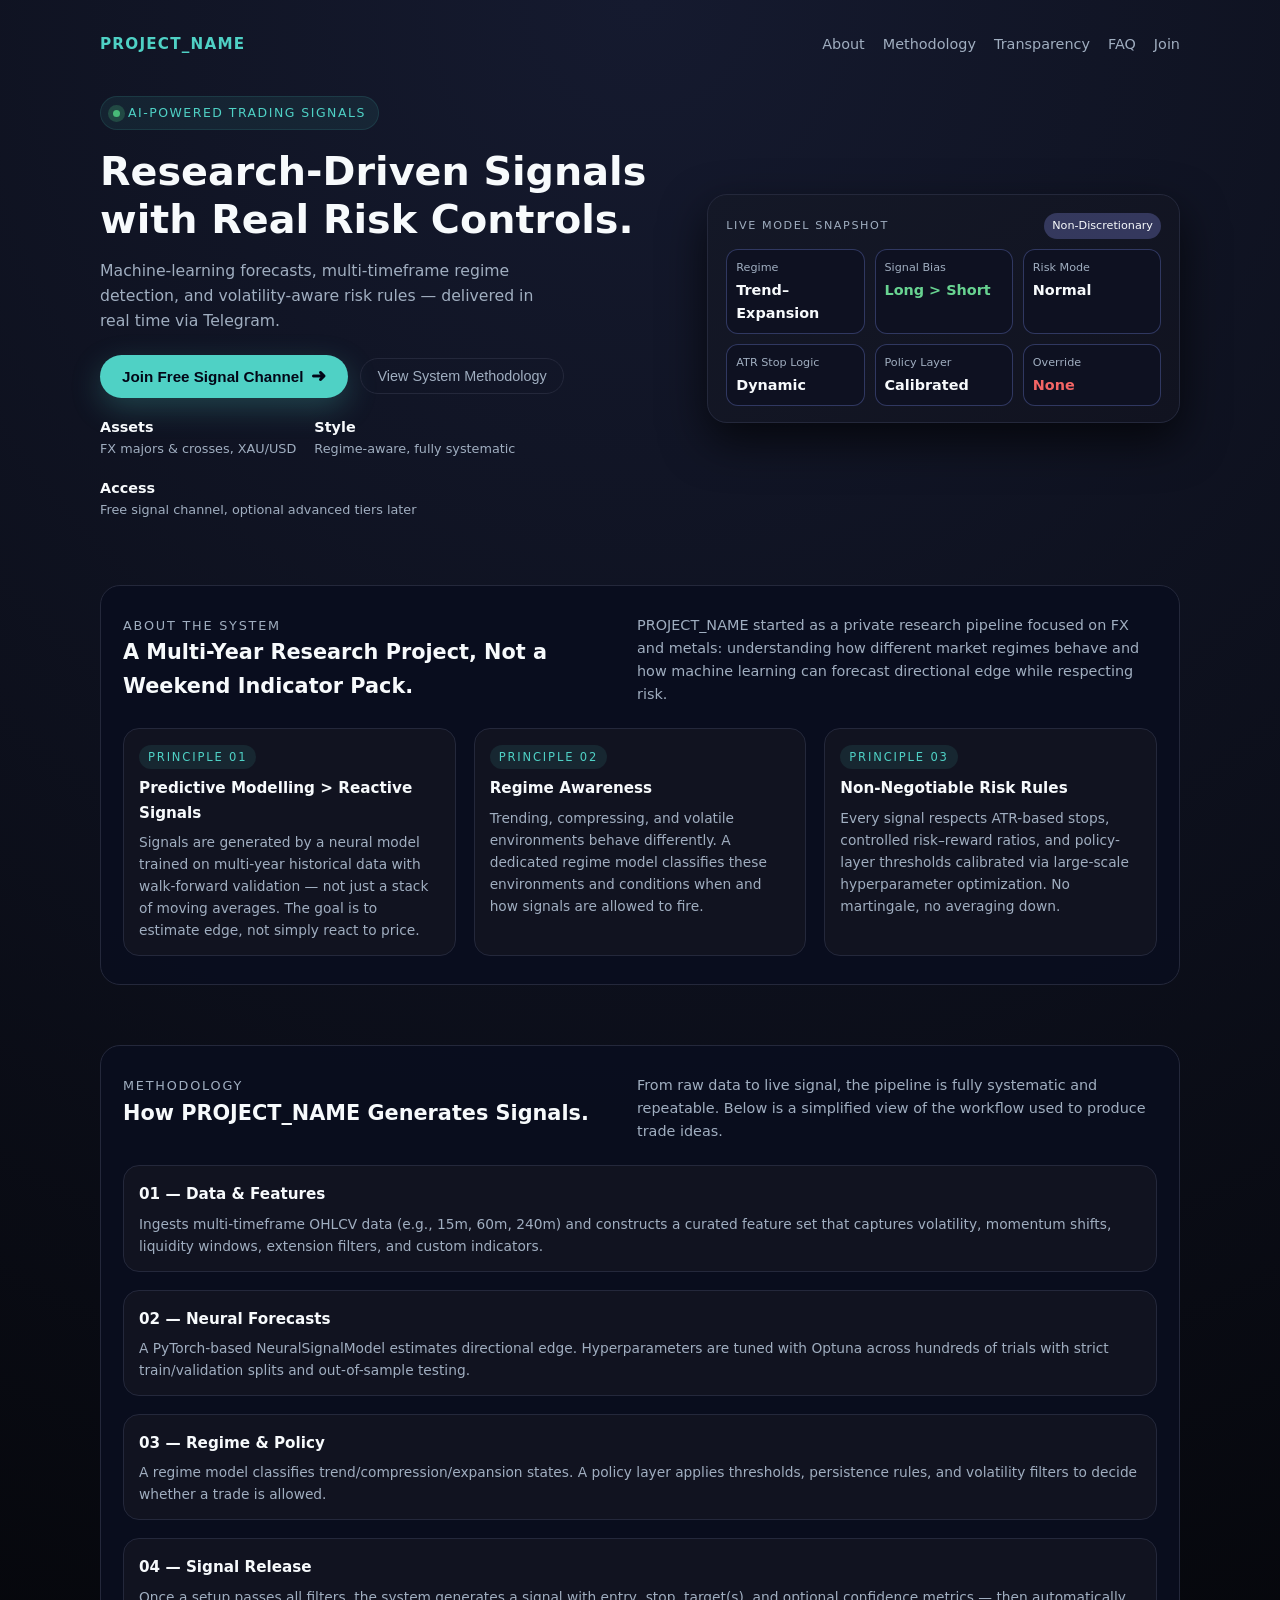
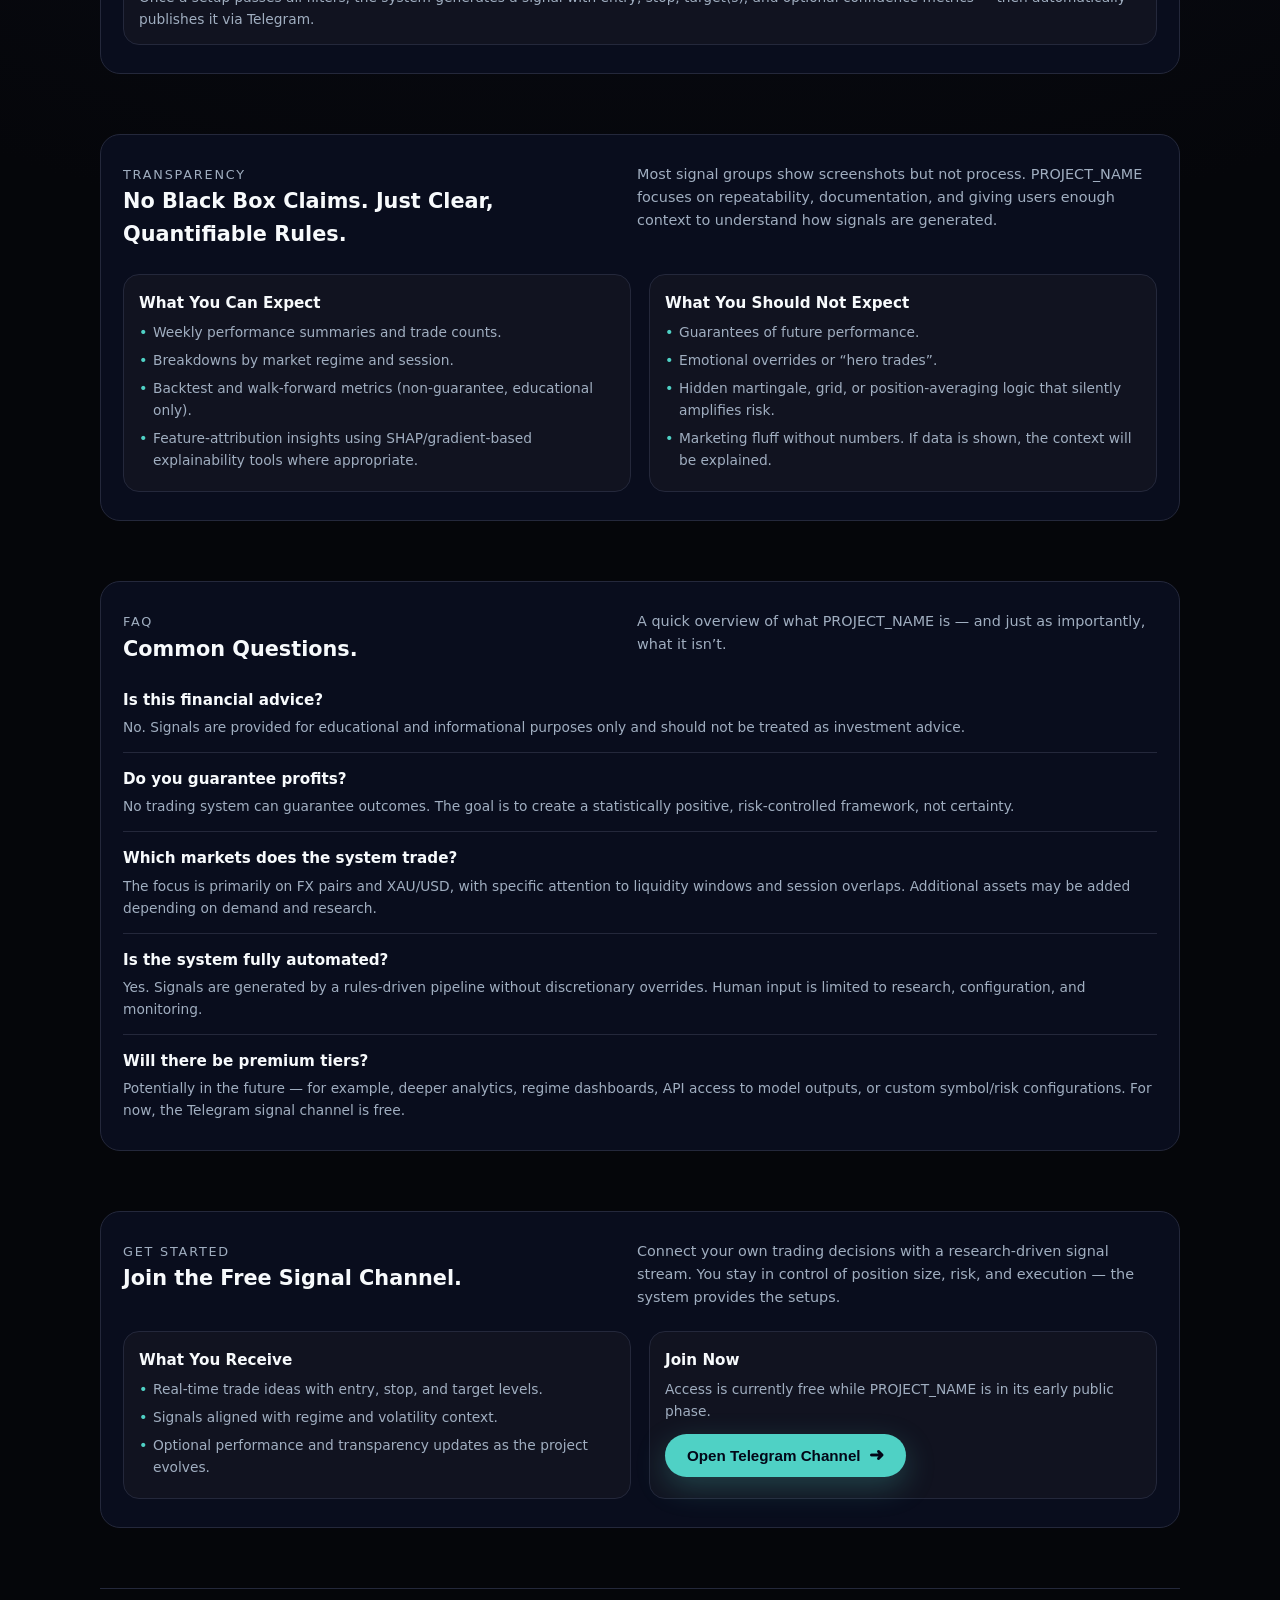
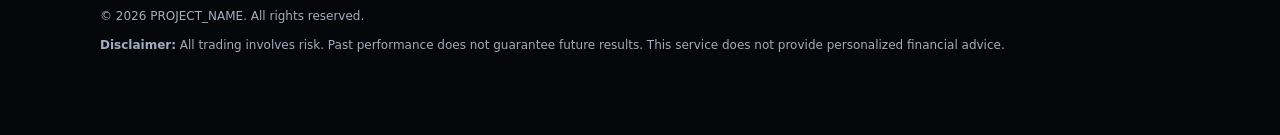
<file: home.html>
<!DOCTYPE html>
<html lang="en">
<head>
  <meta charset="UTF-8" />
  <title>PROJECT_NAME – AI-Powered Trading Signals</title>
  <meta name="viewport" content="width=device-width, initial-scale=1" />
  <meta
    name="description"
    content="AI-powered trading signals with regime detection, ML forecasts and disciplined risk controls – delivered via Telegram."
  />

  <style>
    :root {
      --bg: #05060a;
      --bg-alt: #0c0f18;
      --card: #111320;
      --accent: #4fd1c5;
      --accent-soft: rgba(79, 209, 197, 0.12);
      --text: #f7fafc;
      --muted: #a0aec0;
      --border: #24283b;
      --danger: #f56565;
      --font-main: system-ui, -apple-system, BlinkMacSystemFont, "Segoe UI",
        sans-serif;
    }

    * {
      box-sizing: border-box;
      margin: 0;
      padding: 0;
    }

    body {
      font-family: var(--font-main);
      background: radial-gradient(circle at top, #151a2f 0, var(--bg) 55%);
      color: var(--text);
      line-height: 1.6;
      -webkit-font-smoothing: antialiased;
    }

    a {
      color: inherit;
      text-decoration: none;
    }

    .page {
      max-width: 1120px;
      margin: 0 auto;
      padding: 32px 20px 80px;
    }

    header {
      display: flex;
      align-items: center;
      justify-content: space-between;
      margin-bottom: 40px;
    }

    .logo {
      font-weight: 700;
      letter-spacing: 0.08em;
      font-size: 0.95rem;
      text-transform: uppercase;
      color: var(--accent);
    }

    nav {
      display: flex;
      gap: 18px;
      font-size: 0.9rem;
      color: var(--muted);
    }

    nav a:hover {
      color: var(--accent);
    }

    .pill {
      display: inline-flex;
      align-items: center;
      gap: 8px;
      font-size: 0.78rem;
      text-transform: uppercase;
      letter-spacing: 0.12em;
      padding: 6px 12px;
      border-radius: 999px;
      background: rgba(79, 209, 197, 0.08);
      color: var(--accent);
      border: 1px solid var(--accent-soft);
    }

    .pill-dot {
      width: 7px;
      height: 7px;
      border-radius: 999px;
      background: #48bb78;
      box-shadow: 0 0 0 5px rgba(72, 187, 120, 0.25);
    }

    .hero {
      display: grid;
      grid-template-columns: minmax(0, 3fr) minmax(0, 2.5fr);
      gap: 40px;
      align-items: center;
      margin-bottom: 64px;
    }

    .hero-title {
      font-size: clamp(2.1rem, 3.1vw, 2.9rem);
      font-weight: 700;
      line-height: 1.2;
      margin: 18px 0 14px;
    }

    .hero-subtitle {
      color: var(--muted);
      font-size: 0.98rem;
      max-width: 460px;
    }

    .hero-actions {
      display: flex;
      flex-wrap: wrap;
      gap: 12px;
      margin-top: 22px;
      align-items: center;
    }

    .btn-primary {
      padding: 11px 22px;
      border-radius: 999px;
      background: var(--accent);
      color: #020617;
      font-size: 0.95rem;
      font-weight: 600;
      border: none;
      cursor: pointer;
      display: inline-flex;
      align-items: center;
      gap: 8px;
      box-shadow: 0 10px 30px rgba(79, 209, 197, 0.25);
    }

    .btn-primary span {
      font-size: 1.1rem;
    }

    .btn-ghost {
      padding: 9px 16px;
      border-radius: 999px;
      background: transparent;
      border: 1px solid var(--border);
      font-size: 0.9rem;
      color: var(--muted);
      cursor: pointer;
      display: inline-flex;
      align-items: center;
      gap: 8px;
    }

    .hero-meta {
      display: flex;
      flex-wrap: wrap;
      gap: 18px;
      margin-top: 18px;
      font-size: 0.8rem;
      color: var(--muted);
    }

    .hero-meta strong {
      color: var(--text);
      font-size: 0.9rem;
    }

    .hero-card {
      background: linear-gradient(145deg, #141827, var(--card));
      border-radius: 20px;
      border: 1px solid var(--border);
      padding: 18px 18px 16px;
      box-shadow: 0 18px 45px rgba(0, 0, 0, 0.65);
      font-size: 0.8rem;
    }

    .hero-card-header {
      display: flex;
      justify-content: space-between;
      align-items: center;
      margin-bottom: 10px;
    }

    .hero-badge {
      font-size: 0.7rem;
      text-transform: uppercase;
      letter-spacing: 0.14em;
      color: var(--muted);
    }

    .hero-tag {
      font-size: 0.7rem;
      padding: 4px 8px;
      border-radius: 999px;
      background: rgba(76, 81, 132, 0.6);
      color: var(--text);
    }

    .hero-stats {
      display: grid;
      grid-template-columns: repeat(3, minmax(0, 1fr));
      gap: 10px;
      margin-top: 8px;
    }

    .stat {
      padding: 9px 9px 8px;
      border-radius: 12px;
      background: rgba(14, 18, 33, 0.94);
      border: 1px solid rgba(53, 60, 105, 0.9);
    }

    .stat-label {
      font-size: 0.7rem;
      color: var(--muted);
      margin-bottom: 2px;
    }

    .stat-value {
      font-size: 0.9rem;
      font-weight: 600;
    }

    .stat-value.pos {
      color: #68d391;
    }

    .stat-value.neg {
      color: var(--danger);
    }

    .section {
      margin-bottom: 60px;
      padding: 28px 22px;
      border-radius: 20px;
      background: rgba(10, 14, 30, 0.98);
      border: 1px solid var(--border);
    }

    .section-header {
      display: flex;
      justify-content: space-between;
      align-items: baseline;
      gap: 18px;
      margin-bottom: 22px;
    }

    .section-title {
      font-size: 1.3rem;
      font-weight: 600;
    }

    .section-kicker {
      font-size: 0.8rem;
      text-transform: uppercase;
      letter-spacing: 0.14em;
      color: var(--muted);
    }

    .section-desc {
      font-size: 0.9rem;
      color: var(--muted);
      max-width: 520px;
    }

    .grid {
      display: grid;
      gap: 18px;
    }

    .grid-3 {
      grid-template-columns: repeat(3, minmax(0, 1fr));
    }

    .grid-2 {
      grid-template-columns: repeat(2, minmax(0, 1fr));
    }

    .card {
      background: var(--card);
      border-radius: 16px;
      border: 1px solid var(--border);
      padding: 16px 15px 14px;
      font-size: 0.88rem;
    }

    .card h3 {
      font-size: 0.95rem;
      margin-bottom: 6px;
    }

    .muted {
      color: var(--muted);
      font-size: 0.86rem;
    }

    .badge-inline {
      display: inline-block;
      font-size: 0.72rem;
      text-transform: uppercase;
      letter-spacing: 0.16em;
      color: var(--accent);
      background: rgba(79, 209, 197, 0.1);
      border-radius: 999px;
      padding: 3px 9px;
      margin-bottom: 7px;
    }

    .list {
      list-style: none;
      padding-left: 0;
    }

    .list li {
      margin-bottom: 6px;
      position: relative;
      padding-left: 14px;
    }

    .list li::before {
      content: "•";
      position: absolute;
      left: 0;
      top: 0;
      color: var(--accent);
      font-size: 0.9rem;
    }

    .faq-item + .faq-item {
      border-top: 1px solid var(--border);
      margin-top: 14px;
      padding-top: 14px;
    }

    .faq-q {
      font-weight: 600;
      font-size: 0.95rem;
      margin-bottom: 4px;
    }

    footer {
      margin-top: 18px;
      padding-top: 18px;
      border-top: 1px solid var(--border);
      font-size: 0.75rem;
      color: var(--muted);
      display: flex;
      flex-wrap: wrap;
      justify-content: space-between;
      gap: 10px;
    }

    @media (max-width: 840px) {
      .hero {
        grid-template-columns: minmax(0, 1fr);
      }

      header {
        flex-direction: column;
        align-items: flex-start;
        gap: 10px;
      }

      nav {
        display: none;
      }

      .grid-3 {
        grid-template-columns: minmax(0, 1fr);
      }

      .grid-2 {
        grid-template-columns: minmax(0, 1fr);
      }

      .section {
        padding: 22px 16px;
      }
    }
  </style>
</head>

<body>
  <div class="page">
    <!-- HEADER -->
    <header>
      <div class="logo">PROJECT_NAME</div>
      <nav>
        <a href="#about">About</a>
        <a href="#methodology">Methodology</a>
        <a href="#transparency">Transparency</a>
        <a href="#faq">FAQ</a>
        <a href="#join">Join</a>
      </nav>
    </header>

    <!-- HERO -->
    <section class="hero">
      <div>
        <div class="pill">
          <span class="pill-dot"></span>
          <span>AI-Powered Trading Signals</span>
        </div>
        <h1 class="hero-title">
          Research-Driven Signals with Real Risk Controls.
        </h1>
        <p class="hero-subtitle">
          Machine-learning forecasts, multi-timeframe regime detection, and
          volatility-aware risk rules — delivered in real time via Telegram.
        </p>

        <div class="hero-actions">
          <a href="https://t.me/your_channel_here" target="_blank" rel="noopener">
            <button class="btn-primary">
              Join Free Signal Channel <span>➜</span>
            </button>
          </a>
          <a href="#methodology">
            <button class="btn-ghost">View System Methodology</button>
          </a>
        </div>

        <div class="hero-meta">
          <div>
            <strong>Assets</strong><br />
            FX majors & crosses, XAU/USD
          </div>
          <div>
            <strong>Style</strong><br />
            Regime-aware, fully systematic
          </div>
          <div>
            <strong>Access</strong><br />
            Free signal channel, optional advanced tiers later
          </div>
        </div>
      </div>

      <!-- Hero right card -->
      <div class="hero-card">
        <div class="hero-card-header">
          <div>
            <div class="hero-badge">Live Model Snapshot</div>
          </div>
          <div class="hero-tag">Non-Discretionary</div>
        </div>

        <div class="hero-stats">
          <div class="stat">
            <div class="stat-label">Regime</div>
            <div class="stat-value">Trend–Expansion</div>
          </div>
          <div class="stat">
            <div class="stat-label">Signal Bias</div>
            <div class="stat-value pos">Long &gt; Short</div>
          </div>
          <div class="stat">
            <div class="stat-label">Risk Mode</div>
            <div class="stat-value">Normal</div>
          </div>
          <div class="stat">
            <div class="stat-label">ATR Stop Logic</div>
            <div class="stat-value">Dynamic</div>
          </div>
          <div class="stat">
            <div class="stat-label">Policy Layer</div>
            <div class="stat-value">Calibrated</div>
          </div>
          <div class="stat">
            <div class="stat-label">Override</div>
            <div class="stat-value neg">None</div>
          </div>
        </div>
      </div>
    </section>

    <!-- ABOUT -->
    <section id="about" class="section">
      <div class="section-header">
        <div>
          <div class="section-kicker">About the System</div>
          <div class="section-title">
            A Multi-Year Research Project, Not a Weekend Indicator Pack.
          </div>
        </div>
        <p class="section-desc">
          PROJECT_NAME started as a private research pipeline focused on FX and
          metals: understanding how different market regimes behave and how
          machine learning can forecast directional edge while respecting risk.
        </p>
      </div>

      <div class="grid grid-3">
        <div class="card">
          <span class="badge-inline">Principle 01</span>
          <h3>Predictive Modelling &gt; Reactive Signals</h3>
          <p class="muted">
            Signals are generated by a neural model trained on multi-year
            historical data with walk-forward validation — not just a stack of
            moving averages. The goal is to estimate edge, not simply react to
            price.
          </p>
        </div>
        <div class="card">
          <span class="badge-inline">Principle 02</span>
          <h3>Regime Awareness</h3>
          <p class="muted">
            Trending, compressing, and volatile environments behave
            differently. A dedicated regime model classifies these environments
            and conditions when and how signals are allowed to fire.
          </p>
        </div>
        <div class="card">
          <span class="badge-inline">Principle 03</span>
          <h3>Non-Negotiable Risk Rules</h3>
          <p class="muted">
            Every signal respects ATR-based stops, controlled risk–reward
            ratios, and policy-layer thresholds calibrated via large-scale
            hyperparameter optimization. No martingale, no averaging down.
          </p>
        </div>
      </div>
    </section>

    <!-- METHODOLOGY / HOW IT WORKS -->
    <section id="methodology" class="section">
      <div class="section-header">
        <div>
          <div class="section-kicker">Methodology</div>
          <div class="section-title">How PROJECT_NAME Generates Signals.</div>
        </div>
        <p class="section-desc">
          From raw data to live signal, the pipeline is fully systematic and
          repeatable. Below is a simplified view of the workflow used to
          produce trade ideas.
        </p>
      </div>

      <div class="grid grid-4">
        <div class="card">
          <h3>01 — Data & Features</h3>
          <p class="muted">
            Ingests multi-timeframe OHLCV data (e.g., 15m, 60m, 240m) and
            constructs a curated feature set that captures volatility,
            momentum shifts, liquidity windows, extension filters, and custom
            indicators.
          </p>
        </div>
        <div class="card">
          <h3>02 — Neural Forecasts</h3>
          <p class="muted">
            A PyTorch-based NeuralSignalModel estimates directional edge.
            Hyperparameters are tuned with Optuna across hundreds of trials
            with strict train/validation splits and out-of-sample testing.
          </p>
        </div>
        <div class="card">
          <h3>03 — Regime & Policy</h3>
          <p class="muted">
            A regime model classifies trend/compression/expansion states. A
            policy layer applies thresholds, persistence rules, and volatility
            filters to decide whether a trade is allowed.
          </p>
        </div>
        <div class="card">
          <h3>04 — Signal Release</h3>
          <p class="muted">
            Once a setup passes all filters, the system generates a signal
            with entry, stop, target(s), and optional confidence metrics —
            then automatically publishes it via Telegram.
          </p>
        </div>
      </div>
    </section>

    <!-- TRANSPARENCY -->
    <section id="transparency" class="section">
      <div class="section-header">
        <div>
          <div class="section-kicker">Transparency</div>
          <div class="section-title">
            No Black Box Claims. Just Clear, Quantifiable Rules.
          </div>
        </div>
        <p class="section-desc">
          Most signal groups show screenshots but not process. PROJECT_NAME
          focuses on repeatability, documentation, and giving users enough
          context to understand how signals are generated.
        </p>
      </div>

      <div class="grid grid-2">
        <div class="card">
          <h3>What You Can Expect</h3>
          <ul class="list muted">
            <li>Weekly performance summaries and trade counts.</li>
            <li>Breakdowns by market regime and session.</li>
            <li>Backtest and walk-forward metrics (non-guarantee, educational only).</li>
            <li>
              Feature-attribution insights using SHAP/gradient-based
              explainability tools where appropriate.
            </li>
          </ul>
        </div>

        <div class="card">
          <h3>What You Should Not Expect</h3>
          <ul class="list muted">
            <li>Guarantees of future performance.</li>
            <li>Emotional overrides or “hero trades”.</li>
            <li>
              Hidden martingale, grid, or position-averaging logic that
              silently amplifies risk.
            </li>
            <li>
              Marketing fluff without numbers. If data is shown, the context
              will be explained.
            </li>
          </ul>
        </div>
      </div>
    </section>

    <!-- FAQ -->
    <section id="faq" class="section">
      <div class="section-header">
        <div>
          <div class="section-kicker">FAQ</div>
          <div class="section-title">Common Questions.</div>
        </div>
        <p class="section-desc">
          A quick overview of what PROJECT_NAME is — and just as importantly,
          what it isn’t.
        </p>
      </div>

      <div>
        <div class="faq-item">
          <div class="faq-q">Is this financial advice?</div>
          <p class="muted">
            No. Signals are provided for educational and informational
            purposes only and should not be treated as investment advice.
          </p>
        </div>

        <div class="faq-item">
          <div class="faq-q">Do you guarantee profits?</div>
          <p class="muted">
            No trading system can guarantee outcomes. The goal is to create a
            statistically positive, risk-controlled framework, not certainty.
          </p>
        </div>

        <div class="faq-item">
          <div class="faq-q">Which markets does the system trade?</div>
          <p class="muted">
            The focus is primarily on FX pairs and XAU/USD, with specific
            attention to liquidity windows and session overlaps. Additional
            assets may be added depending on demand and research.
          </p>
        </div>

        <div class="faq-item">
          <div class="faq-q">Is the system fully automated?</div>
          <p class="muted">
            Yes. Signals are generated by a rules-driven pipeline without
            discretionary overrides. Human input is limited to research,
            configuration, and monitoring.
          </p>
        </div>

        <div class="faq-item">
          <div class="faq-q">Will there be premium tiers?</div>
          <p class="muted">
            Potentially in the future — for example, deeper analytics,
            regime dashboards, API access to model outputs, or custom
            symbol/risk configurations. For now, the Telegram signal
            channel is free.
          </p>
        </div>
      </div>
    </section>

    <!-- JOIN / CTA -->
    <section id="join" class="section">
      <div class="section-header">
        <div>
          <div class="section-kicker">Get Started</div>
          <div class="section-title">Join the Free Signal Channel.</div>
        </div>
        <p class="section-desc">
          Connect your own trading decisions with a research-driven signal
          stream. You stay in control of position size, risk, and execution —
          the system provides the setups.
        </p>
      </div>

      <div class="grid grid-2">
        <div class="card">
          <h3>What You Receive</h3>
          <ul class="list muted">
            <li>Real-time trade ideas with entry, stop, and target levels.</li>
            <li>Signals aligned with regime and volatility context.</li>
            <li>
              Optional performance and transparency updates as the project
              evolves.
            </li>
          </ul>
        </div>
        <div class="card">
          <h3>Join Now</h3>
          <p class="muted" style="margin-bottom: 12px;">
            Access is currently free while PROJECT_NAME is in its
            early public phase.
          </p>
          <a href="https://t.me/your_channel_here" target="_blank" rel="noopener">
            <button class="btn-primary">
              Open Telegram Channel <span>➜</span>
            </button>
          </a>
        </div>
      </div>
    </section>

    <!-- FOOTER / DISCLAIMER -->
    <footer>
      <div>© <span id="year"></span> PROJECT_NAME. All rights reserved.</div>
      <div>
        <strong>Disclaimer:</strong>
        All trading involves risk. Past performance does not guarantee future
        results. This service does not provide personalized financial advice.
      </div>
    </footer>
  </div>

  <script>
    document.getElementById("year").textContent = new Date().getFullYear();
  </script>
</body>
</html>
</file>
<file: css/style.css>
/* ============================================
   MERIDIAN SIGNALS — Stylesheet
   Refined luxury meets institutional credibility
   ============================================ */

/* ---------- CSS Variables ---------- */
:root {
    /* Colors */
    --color-bg: #0a0b0d;
    --color-bg-elevated: #111214;
    --color-bg-card: #161719;
    --color-border: rgba(255, 255, 255, 0.06);
    --color-border-subtle: rgba(255, 255, 255, 0.03);
    
    --color-text: #e8e8e8;
    --color-text-secondary: #8a8a8d;
    --color-text-tertiary: #5a5a5d;
    
    --color-accent: #c9a962;
    --color-accent-subtle: rgba(201, 169, 98, 0.15);
    
    /* Typography */
    --font-display: 'Instrument Serif', Georgia, serif;
    --font-body: 'DM Sans', -apple-system, sans-serif;
    --font-mono: 'JetBrains Mono', monospace;
    
    /* Spacing */
    --space-xs: 0.5rem;
    --space-sm: 1rem;
    --space-md: 1.5rem;
    --space-lg: 2.5rem;
    --space-xl: 4rem;
    --space-2xl: 6rem;
    --space-3xl: 10rem;
    
    /* Transitions */
    --transition-fast: 150ms ease;
    --transition-base: 250ms ease;
    --transition-slow: 400ms ease;
    
    /* Sizes */
    --nav-height: 4.5rem;
    --container-max: 1200px;
    --container-narrow: 900px;
}

/* ---------- Reset & Base ---------- */
*, *::before, *::after {
    box-sizing: border-box;
    margin: 0;
    padding: 0;
}

html {
    scroll-behavior: smooth;
    -webkit-font-smoothing: antialiased;
    -moz-osx-font-smoothing: grayscale;
}

body {
    font-family: var(--font-body);
    font-size: 16px;
    font-weight: 400;
    line-height: 1.6;
    color: var(--color-text);
    background-color: var(--color-bg);
    overflow-x: hidden;
}

img, svg {
    display: block;
    max-width: 100%;
}

a {
    color: inherit;
    text-decoration: none;
}

button {
    font: inherit;
    color: inherit;
    background: none;
    border: none;
    cursor: pointer;
}

ul, ol {
    list-style: none;
}

/* ---------- Container ---------- */
.container {
    width: 100%;
    max-width: var(--container-max);
    margin: 0 auto;
    padding: 0 var(--space-md);
}

@media (min-width: 768px) {
    .container {
        padding: 0 var(--space-lg);
    }
}

/* ---------- Typography ---------- */
h1, h2, h3, h4, h5, h6 {
    font-family: var(--font-display);
    font-weight: 400;
    line-height: 1.2;
    letter-spacing: -0.02em;
}

h1 { font-size: clamp(2.5rem, 6vw, 4rem); }
h2 { font-size: clamp(1.75rem, 4vw, 2.5rem); }
h3 { font-size: clamp(1.25rem, 2.5vw, 1.5rem); }
h4 { font-size: 1.125rem; }

p {
    color: var(--color-text-secondary);
}

code {
    font-family: var(--font-mono);
    font-size: 0.875em;
    background: var(--color-bg-elevated);
    padding: 0.15em 0.4em;
    border-radius: 4px;
    color: var(--color-accent);
}

/* ---------- Navigation ---------- */
.nav {
    position: fixed;
    top: 0;
    left: 0;
    right: 0;
    z-index: 100;
    height: var(--nav-height);
    background: rgba(10, 11, 13, 0.8);
    backdrop-filter: blur(20px);
    border-bottom: 1px solid var(--color-border);
}

.nav-container {
    display: flex;
    align-items: center;
    justify-content: space-between;
    height: 100%;
    max-width: var(--container-max);
    margin: 0 auto;
    padding: 0 var(--space-md);
}

@media (min-width: 768px) {
    .nav-container {
        padding: 0 var(--space-lg);
    }
}

.nav-logo {
    display: flex;
    align-items: center;
    gap: 0.5rem;
    font-family: var(--font-display);
    font-size: 1.25rem;
    letter-spacing: -0.02em;
}

.logo-mark {
    color: var(--color-accent);
    font-size: 1.5rem;
}

.nav-links {
    display: none;
    align-items: center;
    gap: var(--space-lg);
}

@media (min-width: 768px) {
    .nav-links {
        display: flex;
    }
}

.nav-links a {
    font-size: 0.875rem;
    color: var(--color-text-secondary);
    transition: color var(--transition-fast);
}

.nav-links a:hover {
    color: var(--color-text);
}

.nav-cta {
    padding: 0.6rem 1.25rem;
    background: var(--color-accent-subtle);
    border: 1px solid var(--color-accent);
    border-radius: 4px;
    color: var(--color-accent) !important;
    font-weight: 500;
    transition: all var(--transition-fast);
}

.nav-cta:hover {
    background: var(--color-accent);
    color: var(--color-bg) !important;
}

.nav-toggle {
    display: flex;
    flex-direction: column;
    gap: 5px;
    padding: 0.5rem;
}

@media (min-width: 768px) {
    .nav-toggle {
        display: none;
    }
}

.nav-toggle span {
    display: block;
    width: 20px;
    height: 1.5px;
    background: var(--color-text);
    transition: all var(--transition-fast);
}

.nav-toggle.active span:first-child {
    transform: rotate(45deg) translate(4px, 4px);
}

.nav-toggle.active span:last-child {
    transform: rotate(-45deg) translate(4px, -4px);
}

/* Mobile Menu */
.mobile-menu {
    position: fixed;
    top: var(--nav-height);
    left: 0;
    right: 0;
    background: var(--color-bg);
    border-bottom: 1px solid var(--color-border);
    padding: var(--space-md);
    display: flex;
    flex-direction: column;
    gap: var(--space-sm);
    z-index: 99;
    opacity: 0;
    visibility: hidden;
    transform: translateY(-10px);
    transition: all var(--transition-base);
}

.mobile-menu.active {
    opacity: 1;
    visibility: visible;
    transform: translateY(0);
}

.mobile-menu a {
    padding: var(--space-sm);
    color: var(--color-text-secondary);
    font-size: 1rem;
    border-bottom: 1px solid var(--color-border-subtle);
}

.mobile-menu a:last-child {
    border-bottom: none;
    color: var(--color-accent);
}

@media (min-width: 768px) {
    .mobile-menu {
        display: none;
    }
}

/* ---------- Hero Section ---------- */
.hero {
    position: relative;
    min-height: 100vh;
    display: flex;
    align-items: center;
    padding: calc(var(--nav-height) + var(--space-2xl)) 0 var(--space-2xl);
    overflow: hidden;
}

.hero-bg {
    position: absolute;
    inset: 0;
    background: 
        radial-gradient(ellipse 80% 50% at 50% -20%, rgba(201, 169, 98, 0.08), transparent),
        radial-gradient(ellipse 60% 40% at 80% 60%, rgba(201, 169, 98, 0.03), transparent);
    pointer-events: none;
}

.hero-content {
    position: relative;
    max-width: 800px;
}

.hero-eyebrow {
    display: inline-block;
    font-size: 0.75rem;
    font-weight: 500;
    text-transform: uppercase;
    letter-spacing: 0.15em;
    color: var(--color-accent);
    margin-bottom: var(--space-md);
    opacity: 0;
    animation: fadeInUp 0.8s ease 0.2s forwards;
}

.hero-title {
    margin-bottom: var(--space-md);
    opacity: 0;
    animation: fadeInUp 0.8s ease 0.4s forwards;
}

.hero-subtitle {
    font-size: 1.125rem;
    line-height: 1.7;
    max-width: 600px;
    margin-bottom: var(--space-xl);
    opacity: 0;
    animation: fadeInUp 0.8s ease 0.6s forwards;
}

.hero-stats {
    display: grid;
    grid-template-columns: repeat(2, 1fr);
    gap: var(--space-md);
    padding-top: var(--space-lg);
    border-top: 1px solid var(--color-border);
    opacity: 0;
    animation: fadeInUp 0.8s ease 0.8s forwards;
}

@media (min-width: 640px) {
    .hero-stats {
        grid-template-columns: repeat(4, 1fr);
    }
}

.stat {
    display: flex;
    flex-direction: column;
    gap: 0.25rem;
}

.stat-value {
    font-family: var(--font-display);
    font-size: 2rem;
    color: var(--color-text);
    letter-spacing: -0.02em;
}

.stat-label {
    font-size: 0.75rem;
    color: var(--color-text-tertiary);
    text-transform: uppercase;
    letter-spacing: 0.1em;
}

.hero-scroll {
    position: absolute;
    bottom: var(--space-lg);
    left: var(--space-md);
    display: flex;
    align-items: center;
    gap: var(--space-sm);
    font-size: 0.75rem;
    color: var(--color-text-tertiary);
    text-transform: uppercase;
    letter-spacing: 0.1em;
    opacity: 0;
    animation: fadeIn 1s ease 1.2s forwards;
}

@media (min-width: 768px) {
    .hero-scroll {
        left: var(--space-lg);
    }
}

.scroll-line {
    width: 40px;
    height: 1px;
    background: var(--color-text-tertiary);
    position: relative;
    overflow: hidden;
}

.scroll-line::after {
    content: '';
    position: absolute;
    top: 0;
    left: -100%;
    width: 100%;
    height: 100%;
    background: var(--color-accent);
    animation: scrollLine 2s ease-in-out infinite;
}

@keyframes scrollLine {
    0% { left: -100%; }
    50% { left: 100%; }
    100% { left: 100%; }
}

/* ---------- Section Styling ---------- */
section {
    padding: var(--space-3xl) 0;
}

.section-header {
    margin-bottom: var(--space-xl);
}

.section-label {
    display: flex;
    align-items: center;
    gap: var(--space-sm);
    font-size: 0.75rem;
    text-transform: uppercase;
    letter-spacing: 0.15em;
    color: var(--color-text-tertiary);
    margin-bottom: var(--space-md);
}

.section-label span:first-child {
    color: var(--color-accent);
}

.section-title {
    margin-bottom: var(--space-sm);
}

.section-desc {
    font-size: 1.125rem;
    max-width: 600px;
}

/* ---------- Intro Section ---------- */
.intro {
    background: var(--color-bg-elevated);
    border-top: 1px solid var(--color-border);
    border-bottom: 1px solid var(--color-border);
}

.intro-grid {
    display: grid;
    gap: var(--space-lg);
}

@media (min-width: 768px) {
    .intro-grid {
        grid-template-columns: 200px 1fr;
        gap: var(--space-xl);
    }
}

.intro-label {
    display: flex;
    flex-direction: column;
    gap: 0.25rem;
    font-size: 0.75rem;
    text-transform: uppercase;
    letter-spacing: 0.15em;
    color: var(--color-text-tertiary);
}

.intro-label span:first-child {
    color: var(--color-accent);
}

.intro-content h2 {
    font-size: clamp(1.5rem, 3vw, 2rem);
    margin-bottom: var(--space-md);
    color: var(--color-text);
}

.intro-content p {
    font-size: 1.0625rem;
    line-height: 1.8;
}

/* ---------- Methodology / Pipeline ---------- */
.methodology {
    background: var(--color-bg);
}

.pipeline {
    display: grid;
    gap: var(--space-lg);
    margin-top: var(--space-xl);
}

@media (min-width: 900px) {
    .pipeline {
        grid-template-columns: 1fr auto 1fr auto 1fr;
        align-items: stretch;
        gap: var(--space-md);
    }
}

.pipeline-phase {
    display: flex;
    flex-direction: column;
    background: var(--color-bg-card);
    border: 1px solid var(--color-border);
    border-radius: 8px;
    padding: var(--space-lg);
    transition: border-color var(--transition-base);
}

.pipeline-phase:hover {
    border-color: var(--color-accent);
}

.phase-number {
    font-size: 0.75rem;
    text-transform: uppercase;
    letter-spacing: 0.15em;
    color: var(--color-accent);
    margin-bottom: var(--space-sm);
}

.phase-title {
    margin-bottom: var(--space-sm);
    color: var(--color-text);
}

.phase-desc {
    flex: 1;
    font-size: 0.9375rem;
    margin-bottom: var(--space-md);
}

.phase-detail {
    display: flex;
    justify-content: space-between;
    padding: var(--space-xs) 0;
    border-top: 1px solid var(--color-border-subtle);
    font-size: 0.8125rem;
}

.detail-label {
    color: var(--color-text-tertiary);
}

.detail-value {
    color: var(--color-text-secondary);
    text-align: right;
}

.pipeline-connector {
    display: none;
    align-self: start;
    align-items: center;
    justify-content: center;
    padding-top: var(--space-xl);
    color: var(--color-text-tertiary);
}

@media (min-width: 900px) {
    .pipeline-connector {
        display: flex;
    }
}

.pipeline-connector svg {
    width: 24px;
    height: 24px;
}

/* ---------- Risk Section ---------- */
.risk {
    background: var(--color-bg-elevated);
    border-top: 1px solid var(--color-border);
    border-bottom: 1px solid var(--color-border);
}

.risk-grid {
    display: grid;
    gap: var(--space-xl);
}

@media (min-width: 900px) {
    .risk-grid {
        grid-template-columns: 1fr 1fr;
        gap: var(--space-3xl);
        align-items: start;
    }
}

.risk-content .section-label {
    margin-bottom: var(--space-md);
}

.risk-content h2 {
    font-size: clamp(1.5rem, 3vw, 2rem);
    margin-bottom: var(--space-md);
}

.risk-content p {
    font-size: 1.0625rem;
    line-height: 1.8;
}

.risk-layers {
    display: flex;
    flex-direction: column;
    gap: 2px;
}

.layer {
    display: flex;
    align-items: center;
    gap: var(--space-md);
    padding: var(--space-sm) var(--space-md);
    background: var(--color-bg-card);
    border-left: 2px solid transparent;
    transition: all var(--transition-fast);
}

.layer:hover {
    border-left-color: var(--color-accent);
    background: rgba(201, 169, 98, 0.05);
}

.layer-num {
    font-family: var(--font-mono);
    font-size: 0.75rem;
    color: var(--color-text-tertiary);
}

.layer-name {
    font-size: 0.9375rem;
    color: var(--color-text-secondary);
}

/* ---------- Validation Section ---------- */
.validation {
    background: var(--color-bg);
}

.validation-grid {
    display: grid;
    gap: var(--space-md);
    margin-bottom: var(--space-xl);
}

@media (min-width: 640px) {
    .validation-grid {
        grid-template-columns: repeat(2, 1fr);
    }
}

.validation-card {
    padding: var(--space-lg);
    background: var(--color-bg-card);
    border: 1px solid var(--color-border);
    border-radius: 8px;
}

.validation-card h4 {
    font-family: var(--font-body);
    font-weight: 500;
    margin-bottom: var(--space-xs);
    color: var(--color-text);
}

.validation-card p {
    font-size: 0.9375rem;
}

.metrics-preview {
    display: grid;
    grid-template-columns: repeat(2, 1fr);
    gap: 1px;
    background: var(--color-border);
    border: 1px solid var(--color-border);
    border-radius: 8px;
    overflow: hidden;
}

@media (min-width: 768px) {
    .metrics-preview {
        grid-template-columns: repeat(4, 1fr);
    }
}

.metric {
    display: flex;
    flex-direction: column;
    gap: 0.25rem;
    padding: var(--space-md);
    background: var(--color-bg-card);
    text-align: center;
}

.metric-label {
    font-size: 0.75rem;
    color: var(--color-text-tertiary);
    text-transform: uppercase;
    letter-spacing: 0.05em;
}

.metric-value {
    font-family: var(--font-display);
    font-size: 1.5rem;
    color: var(--color-accent);
}

/* ---------- Approach Tabs Section ---------- */
.approach {
    background: var(--color-bg-elevated);
    border-top: 1px solid var(--color-border);
}

.approach-tabs {
    display: flex;
    gap: 2px;
    margin-bottom: var(--space-xl);
    background: var(--color-border);
    border-radius: 8px;
    overflow: hidden;
}

.tab-btn {
    flex: 1;
    padding: var(--space-sm) var(--space-md);
    background: var(--color-bg-card);
    font-size: 0.875rem;
    font-weight: 500;
    color: var(--color-text-tertiary);
    transition: all var(--transition-fast);
}

.tab-btn:hover {
    color: var(--color-text-secondary);
}

.tab-btn.active {
    background: var(--color-accent);
    color: var(--color-bg);
}

.tab-content {
    display: none;
}

.tab-content.active {
    display: block;
    animation: fadeIn 0.4s ease;
}

.approach-grid {
    display: grid;
    gap: var(--space-xl);
}

@media (min-width: 900px) {
    .approach-grid {
        grid-template-columns: 1fr 320px;
    }
}

.approach-main h3 {
    margin-bottom: var(--space-sm);
    color: var(--color-text);
}

.approach-main > p {
    font-size: 1.0625rem;
    margin-bottom: var(--space-lg);
}

/* Beginner Benefits */
.benefit-list {
    display: flex;
    flex-direction: column;
    gap: var(--space-md);
}

.benefit {
    display: flex;
    gap: var(--space-md);
}

.benefit-icon {
    flex-shrink: 0;
    width: 40px;
    height: 40px;
    display: flex;
    align-items: center;
    justify-content: center;
    background: var(--color-accent-subtle);
    border-radius: 8px;
    color: var(--color-accent);
}

.benefit-icon svg {
    width: 20px;
    height: 20px;
}

.benefit-text {
    display: flex;
    flex-direction: column;
    gap: 0.125rem;
}

.benefit-text strong {
    font-weight: 500;
    color: var(--color-text);
}

.benefit-text span {
    font-size: 0.9375rem;
    color: var(--color-text-secondary);
}

/* Advanced Specs */
.tech-specs {
    display: flex;
    flex-direction: column;
    gap: var(--space-lg);
}

.spec-group h4 {
    font-family: var(--font-body);
    font-weight: 500;
    font-size: 0.875rem;
    text-transform: uppercase;
    letter-spacing: 0.1em;
    color: var(--color-text-tertiary);
    margin-bottom: var(--space-sm);
    padding-bottom: var(--space-xs);
    border-bottom: 1px solid var(--color-border);
}

.spec-items {
    display: flex;
    flex-direction: column;
    gap: var(--space-xs);
}

.spec {
    display: flex;
    flex-wrap: wrap;
    gap: var(--space-sm);
    align-items: baseline;
}

.spec code {
    flex-shrink: 0;
}

.spec span {
    font-size: 0.875rem;
    color: var(--color-text-secondary);
}

/* Aside Cards */
.aside-card {
    padding: var(--space-md);
    background: var(--color-bg-card);
    border: 1px solid var(--color-border);
    border-radius: 8px;
    margin-bottom: var(--space-md);
}

.aside-card.dark {
    background: var(--color-bg);
}

.aside-card h4 {
    font-family: var(--font-body);
    font-weight: 500;
    font-size: 0.875rem;
    color: var(--color-text);
    margin-bottom: var(--space-sm);
}

.aside-card ul {
    display: flex;
    flex-direction: column;
    gap: var(--space-xs);
}

.aside-card li {
    font-size: 0.875rem;
    color: var(--color-text-secondary);
    padding-left: var(--space-sm);
    position: relative;
}

.aside-card li::before {
    content: '·';
    position: absolute;
    left: 0;
    color: var(--color-accent);
}

.spec-table {
    width: 100%;
    border-collapse: collapse;
}

.spec-table tr {
    border-bottom: 1px solid var(--color-border-subtle);
}

.spec-table tr:last-child {
    border-bottom: none;
}

.spec-table td {
    padding: var(--space-xs) 0;
    font-size: 0.8125rem;
}

.spec-table td:first-child {
    color: var(--color-text-secondary);
}

.spec-table td:last-child {
    text-align: right;
    font-family: var(--font-mono);
    color: var(--color-text-tertiary);
}

/* ---------- FAQ Section ---------- */
.faq {
    background: var(--color-bg);
    border-top: 1px solid var(--color-border);
}

.faq-grid {
    display: grid;
    gap: var(--space-lg);
}

@media (min-width: 768px) {
    .faq-grid {
        grid-template-columns: repeat(2, 1fr);
    }
}

.faq-item {
    padding-bottom: var(--space-lg);
    border-bottom: 1px solid var(--color-border-subtle);
}

.faq-item h4 {
    font-family: var(--font-body);
    font-weight: 500;
    margin-bottom: var(--space-sm);
    color: var(--color-text);
}

.faq-item p {
    font-size: 0.9375rem;
    line-height: 1.7;
}

/* ---------- Contact Section ---------- */
.contact {
    background: var(--color-bg-elevated);
    border-top: 1px solid var(--color-border);
    text-align: center;
}

.contact-content {
    max-width: 500px;
    margin: 0 auto;
}

.contact h2 {
    margin-bottom: var(--space-sm);
}

.contact p {
    font-size: 1.0625rem;
    margin-bottom: var(--space-lg);
}

.contact-btn {
    display: inline-flex;
    align-items: center;
    gap: var(--space-sm);
    padding: 1rem 2rem;
    background: var(--color-accent);
    color: var(--color-bg);
    font-weight: 500;
    border-radius: 6px;
    transition: all var(--transition-base);
}

.contact-btn:hover {
    transform: translateY(-2px);
    box-shadow: 0 10px 30px rgba(201, 169, 98, 0.2);
}

.contact-btn svg {
    width: 18px;
    height: 18px;
    transition: transform var(--transition-fast);
}

.contact-btn:hover svg {
    transform: translateX(4px);
}

/* ---------- Footer ---------- */
.footer {
    background: var(--color-bg);
    border-top: 1px solid var(--color-border);
    padding: var(--space-xl) 0;
}

.footer-content {
    display: flex;
    flex-direction: column;
    gap: var(--space-lg);
    align-items: center;
    text-align: center;
}

.footer-brand {
    display: flex;
    align-items: center;
    gap: 0.5rem;
    font-family: var(--font-display);
    font-size: 1.125rem;
}

.footer-disclaimer {
    max-width: 600px;
}

.footer-disclaimer p {
    font-size: 0.8125rem;
    color: var(--color-text-tertiary);
    line-height: 1.6;
}

.footer-bottom {
    font-size: 0.75rem;
    color: var(--color-text-tertiary);
}

/* ---------- Animations ---------- */
@keyframes fadeIn {
    from {
        opacity: 0;
    }
    to {
        opacity: 1;
    }
}

@keyframes fadeInUp {
    from {
        opacity: 0;
        transform: translateY(20px);
    }
    to {
        opacity: 1;
        transform: translateY(0);
    }
}

/* ---------- Utility Classes ---------- */
.sr-only {
    position: absolute;
    width: 1px;
    height: 1px;
    padding: 0;
    margin: -1px;
    overflow: hidden;
    clip: rect(0, 0, 0, 0);
    white-space: nowrap;
    border: 0;
}

/* ---------- Results Section ---------- */
:root {
    --color-passive: #7a9cc6;
}

.results {
    background: var(--color-bg);
}

.results-grid {
    display: grid;
    gap: var(--space-lg);
    margin-bottom: var(--space-lg);
}

@media (min-width: 900px) {
    .results-grid {
        grid-template-columns: 5fr 7fr;
        align-items: start;
    }
}

.results-grid.annual {
    margin-top: var(--space-lg);
    margin-bottom: 0;
}

@media (min-width: 900px) {
    .results-grid.annual {
        grid-template-columns: 7fr 5fr;
    }
}

.results-grid > * {
    min-width: 0;
}

.results-card {
    padding: var(--space-lg);
    background: var(--color-bg-card);
    border: 1px solid var(--color-border);
    border-radius: 8px;
    overflow-x: auto;
}

.results-card h4 {
    font-family: var(--font-body);
    font-weight: 500;
    margin-bottom: var(--space-sm);
    color: var(--color-text);
}

.results-card p {
    font-size: 0.9375rem;
    line-height: 1.7;
}

.results-card p + p {
    margin-top: var(--space-sm);
}

.results-table {
    width: 100%;
    border-collapse: collapse;
    font-size: 0.9375rem;
}

.results-table th {
    padding: 0 0 var(--space-xs);
    text-align: left;
    font-weight: 500;
    font-size: 0.6875rem;
    text-transform: uppercase;
    letter-spacing: 0.1em;
    color: var(--color-text-tertiary);
    border-bottom: 1px solid var(--color-border);
}

.results-table td {
    padding: 0.55rem 0;
    color: var(--color-text-secondary);
    border-bottom: 1px solid var(--color-border-subtle);
    vertical-align: baseline;
}

.results-table tr:last-child td {
    border-bottom: none;
}

.results-table td:first-child {
    color: var(--color-text);
}

.results-table th:not(:first-child),
.results-table td:not(:first-child) {
    text-align: right;
    font-variant-numeric: tabular-nums;
    padding-left: var(--space-sm);
}

.results-table td.lead {
    color: var(--color-text);
}

@media (min-width: 900px) {
    .results-table td.lead {
        white-space: nowrap;
    }
}

.results-table td.muted {
    color: var(--color-text-tertiary);
    font-size: 0.8125rem;
}

.results-note {
    margin-top: var(--space-sm);
    font-size: 0.8125rem;
    line-height: 1.6;
    color: var(--color-text-tertiary);
}

.metrics-caption {
    margin-top: var(--space-sm);
    font-size: 0.8125rem;
    line-height: 1.6;
    color: var(--color-text-tertiary);
    max-width: 720px;
}

/* Equity chart */
.chart-card {
    padding: var(--space-md);
    background: var(--color-bg-card);
    border: 1px solid var(--color-border);
    border-radius: 8px;
}

.chart-head {
    display: flex;
    flex-wrap: wrap;
    justify-content: space-between;
    align-items: baseline;
    gap: var(--space-xs) var(--space-md);
    margin-bottom: var(--space-sm);
}

.chart-title {
    font-family: var(--font-body);
    font-weight: 500;
    font-size: 0.875rem;
    color: var(--color-text);
}

.chart-legend {
    display: flex;
    gap: var(--space-md);
    font-size: 0.75rem;
    color: var(--color-text-secondary);
}

.legend-key {
    display: inline-block;
    width: 18px;
    height: 2px;
    margin-right: 0.4rem;
    vertical-align: middle;
    border-radius: 1px;
}

.legend-key.strategy {
    background: var(--color-accent);
}

.legend-key.passive {
    background: var(--color-passive);
}

.chart-plot {
    position: relative;
    width: 100%;
    outline: none;
    border-radius: 4px;
}

.chart-plot:focus-visible {
    box-shadow: 0 0 0 2px var(--color-accent-subtle);
}

.chart-plot svg {
    display: block;
    width: 100%;
    height: auto;
    overflow: visible;
}

.chart-plot .grid line {
    stroke: var(--color-border);
    stroke-width: 1;
}

.chart-plot .axis text {
    fill: var(--color-text-tertiary);
    font-family: var(--font-body);
    font-size: 11px;
}

.chart-plot .line-strategy {
    fill: none;
    stroke: var(--color-accent);
    stroke-width: 2;
    stroke-linejoin: round;
    stroke-linecap: round;
    opacity: 0.7;
}

.chart-plot .line-passive {
    fill: none;
    stroke: var(--color-passive);
    stroke-width: 2;
    stroke-linejoin: round;
    stroke-linecap: round;
}

.chart-plot .end-dot {
    stroke: var(--color-bg-card);
    stroke-width: 2;
}

.chart-plot .end-label {
    fill: var(--color-text-secondary);
    font-family: var(--font-body);
    font-size: 12px;
}

.chart-plot .crosshair {
    stroke: var(--color-text-tertiary);
    stroke-width: 1;
}

.chart-plot .hover-dot {
    stroke: var(--color-bg-card);
    stroke-width: 2;
}

.chart-tooltip {
    position: absolute;
    z-index: 2;
    padding: 0.5rem 0.75rem;
    background: var(--color-bg);
    border: 1px solid var(--color-border);
    border-radius: 6px;
    box-shadow: 0 8px 24px rgba(0, 0, 0, 0.45);
    font-size: 0.75rem;
    color: var(--color-text-secondary);
    white-space: nowrap;
    pointer-events: none;
}

.chart-tooltip[hidden] {
    display: none;
}

.chart-tooltip .tt-date {
    margin-bottom: 0.3rem;
    color: var(--color-text-tertiary);
}

.chart-tooltip .tt-row {
    display: flex;
    align-items: center;
    gap: 0.5rem;
}

.chart-tooltip .tt-key {
    width: 12px;
    height: 2px;
    border-radius: 1px;
    flex-shrink: 0;
}

.chart-tooltip .tt-value {
    color: var(--color-text);
    font-weight: 500;
    font-variant-numeric: tabular-nums;
}

.chart-note {
    margin-top: var(--space-sm);
    font-size: 0.75rem;
    line-height: 1.6;
    color: var(--color-text-tertiary);
}
</file>
